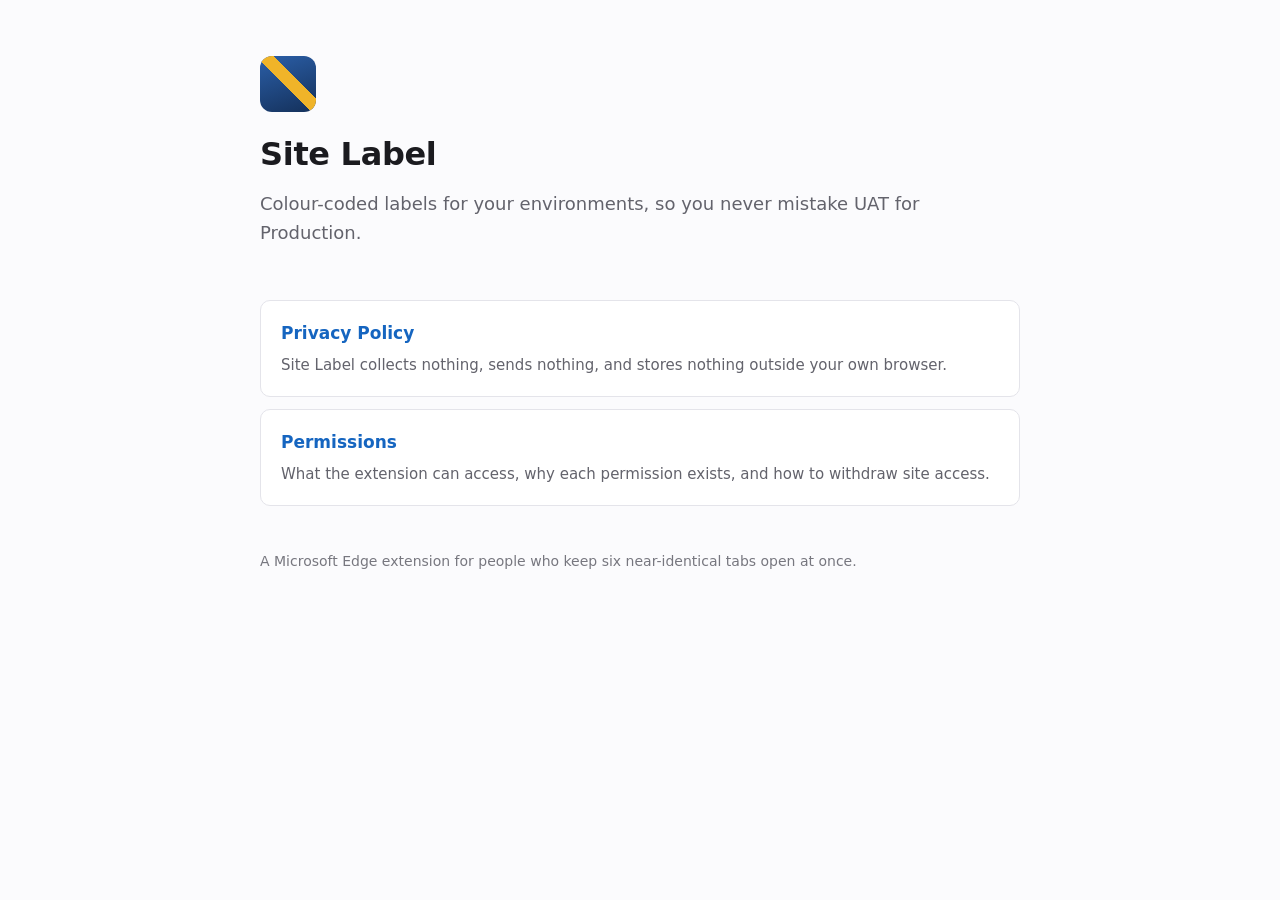
<file: docs/index.html>
<!DOCTYPE html>
<html lang="en">
<head>
<meta charset="utf-8">
<meta name="viewport" content="width=device-width, initial-scale=1">
<title>Site Label</title>
<style>
  :root { color-scheme: light dark; }
  body { margin:0; padding:0 20px 80px; background:#fbfbfd; color:#1b1b1f;
         font:16px/1.65 "Segoe UI", system-ui, -apple-system, sans-serif; }
  .wrap { max-width: 760px; margin: 0 auto; }
  header { padding: 56px 0 10px; }
  .logo { width:56px; height:56px; border-radius:12px; display:block; margin-bottom:16px;
          background: linear-gradient(160deg,#2b5fa8,#14305a); position:relative; overflow:hidden; }
  .logo::after { content:''; position:absolute; inset:0;
    background: linear-gradient(45deg, transparent 46%, #f0b429 46% 62%, transparent 62%); }
  h1 { font-size:32px; margin:0 0 8px; letter-spacing:-.01em; }
  .sub { color:#63636c; margin:0 0 30px; font-size:18px; }
  .card { border:1px solid #e4e4ea; border-radius:10px; padding:18px 20px; margin:12px 0;
          background:#fff; }
  .card h2 { margin:0 0 6px; font-size:17px; }
  .card p { margin:0; color:#63636c; font-size:15px; }
  a { color:#1565c0; text-decoration:none; }
  a:hover { text-decoration:underline; }
  footer { margin-top:44px; color:#77777f; font-size:14px; }
  @media (prefers-color-scheme: dark) {
    body { background:#161619; color:#ececf1; }
    .card { background:#1e1e23; border-color:#33333a; }
    .sub, .card p, footer { color:#a0a0a8; }
    a { color:#6aa9f5; }
  }
</style>
</head>
<body>
<div class="wrap">
  <header>
    <span class="logo"></span>
    <h1>Site Label</h1>
    <p class="sub">Colour-coded labels for your environments, so you never mistake UAT for Production.</p>
  </header>

  <a class="card" href="privacy.html" style="display:block">
    <h2>Privacy Policy</h2>
    <p>Site Label collects nothing, sends nothing, and stores nothing outside your own browser.</p>
  </a>

  <a class="card" href="permissions.html" style="display:block">
    <h2>Permissions</h2>
    <p>What the extension can access, why each permission exists, and how to withdraw site access.</p>
  </a>

  <footer>A Microsoft Edge extension for people who keep six near-identical tabs open at once.</footer>
</div>
</body>
</html>
</file>
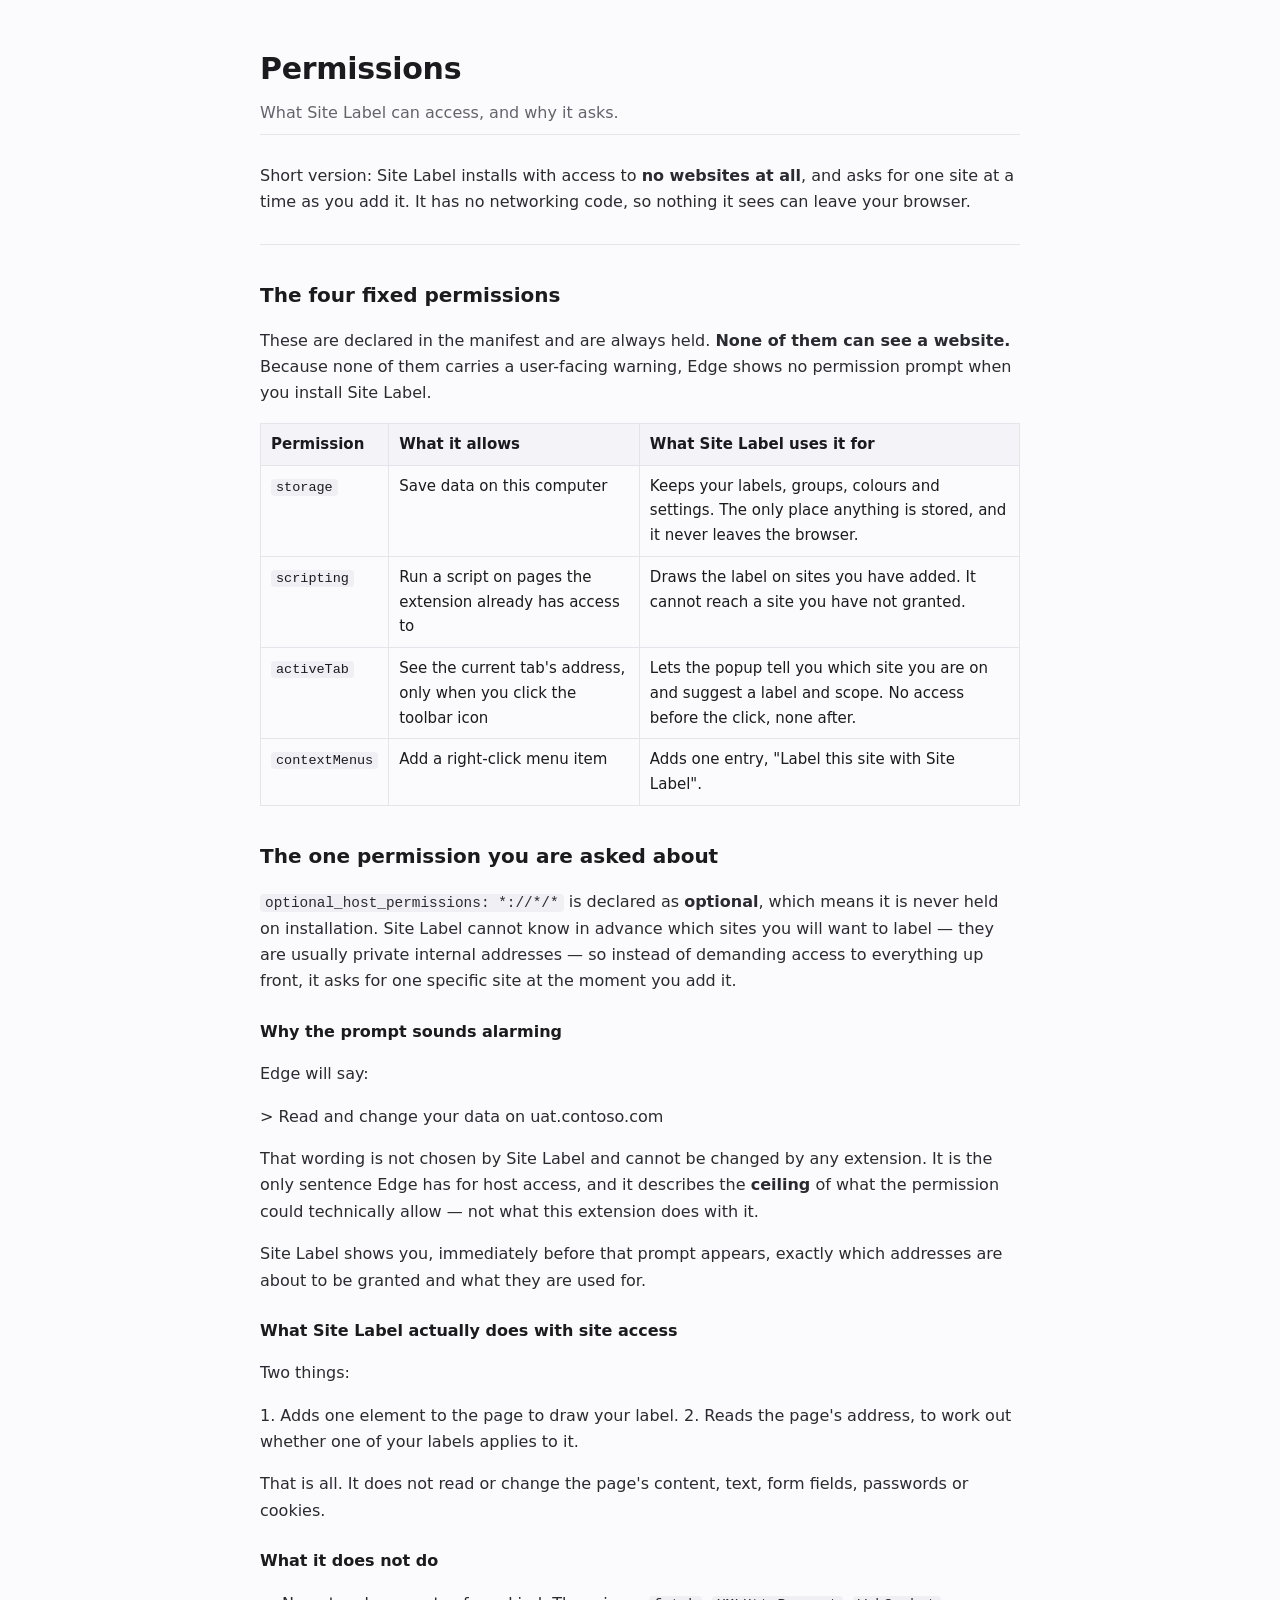
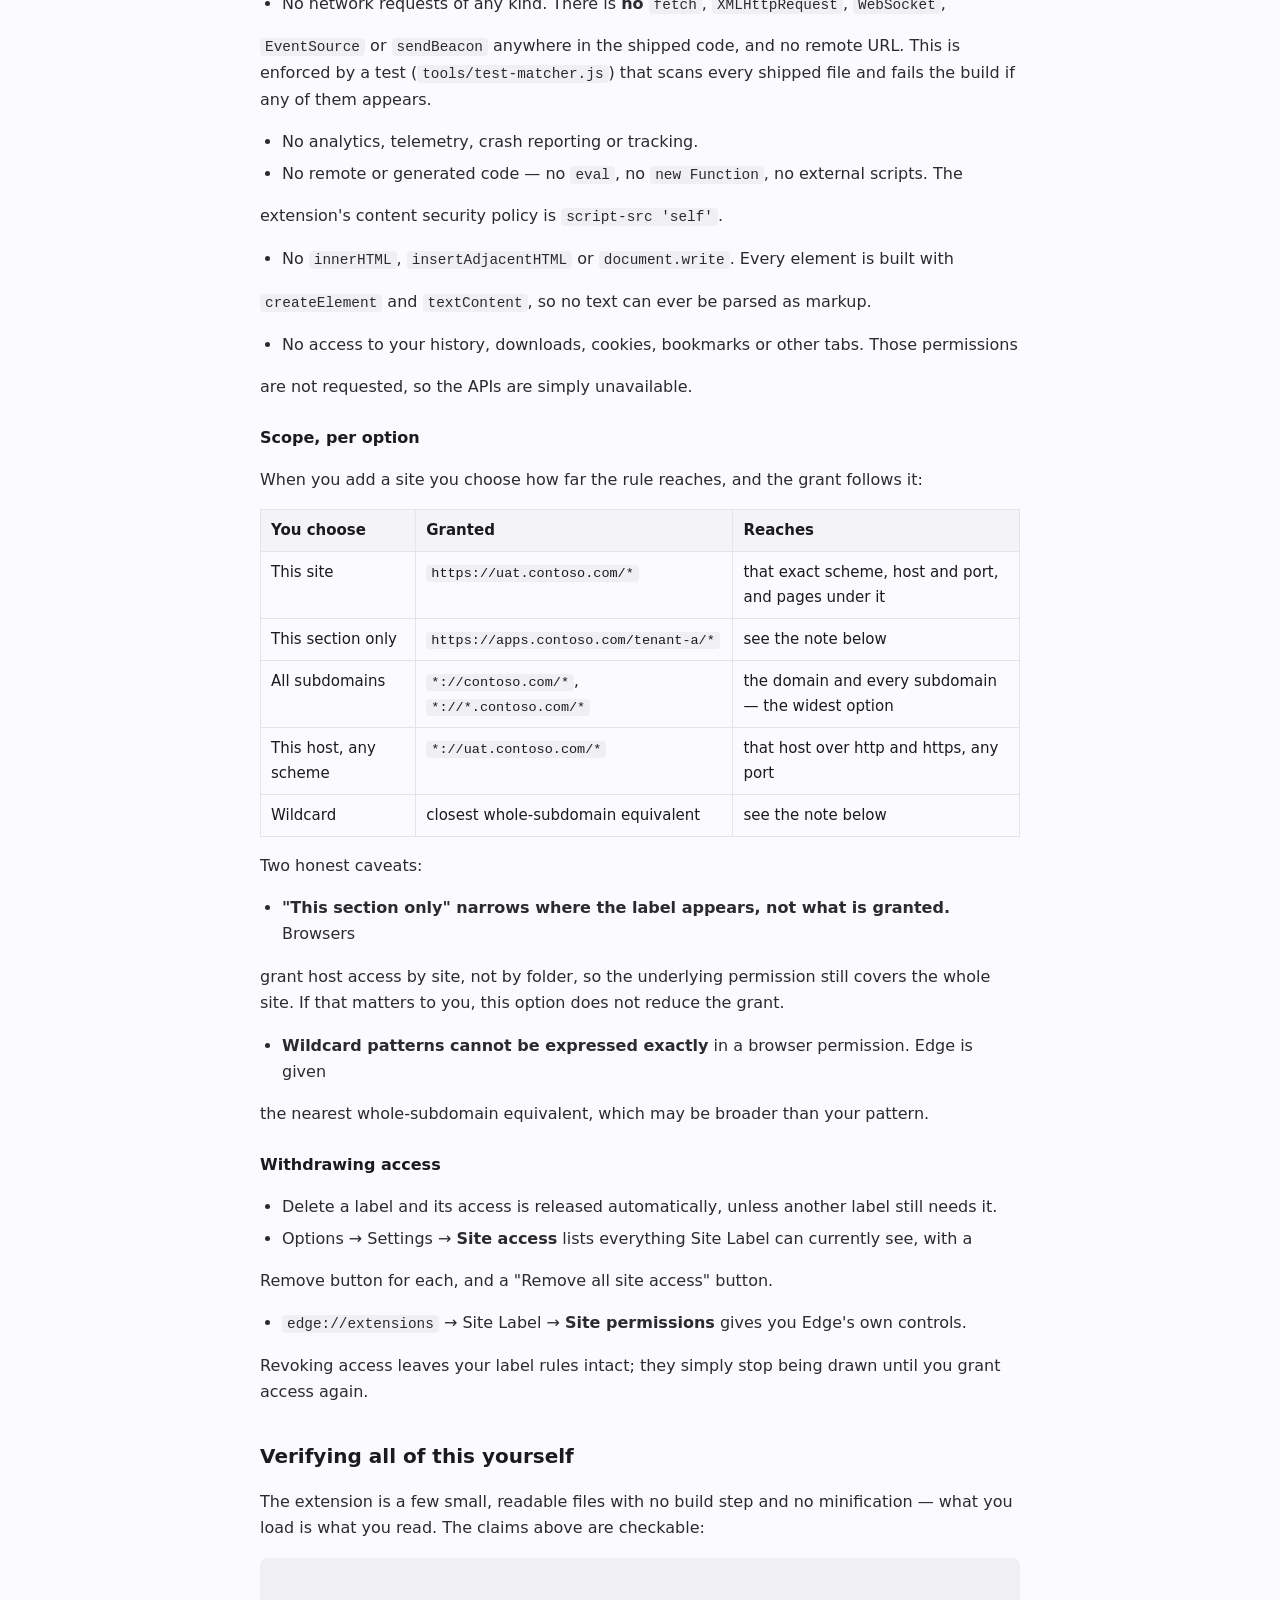
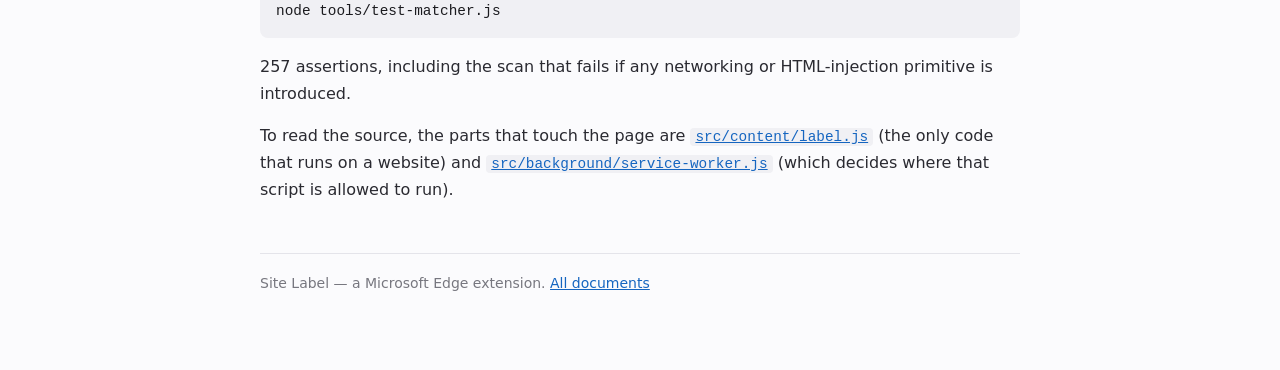
<file: docs/permissions.html>
<!DOCTYPE html>
<html lang="en">
<head>
<meta charset="utf-8">
<meta name="viewport" content="width=device-width, initial-scale=1">
<title>Permissions &mdash; Site Label</title>
<style>
  :root { color-scheme: light dark; }
  body { margin:0; padding:0 20px 80px; background:#fbfbfd; color:#1b1b1f;
         font:16px/1.65 "Segoe UI", system-ui, -apple-system, sans-serif; }
  .wrap { max-width: 760px; margin: 0 auto; }
  header { padding: 44px 0 8px; border-bottom: 1px solid #e4e4ea; margin-bottom: 28px; }
  h1 { font-size: 30px; margin: 0 0 6px; letter-spacing: -.01em; }
  .sub { color:#63636c; margin:0; }
  h2 { font-size:20px; margin:34px 0 10px; }
  h3 { font-size:16px; margin:24px 0 8px; }
  p, li { color:#2a2a31; }
  ul { padding-left: 22px; }
  li { margin: 5px 0; }
  code { background:#f0f0f4; padding:1px 5px; border-radius:4px; font-size:.9em;
         font-family: Consolas, "Cascadia Mono", monospace; }
  pre { background:#f0f0f4; padding:14px 16px; border-radius:8px; overflow-x:auto; }
  pre code { background:none; padding:0; }
  table { border-collapse: collapse; width:100%; margin: 14px 0; font-size:15px; }
  th, td { border:1px solid #e4e4ea; padding:8px 10px; text-align:left; vertical-align:top; }
  th { background:#f4f4f8; }
  hr { border:0; border-top:1px solid #e4e4ea; margin:28px 0; }
  a { color:#1565c0; }
  footer { margin-top:50px; padding-top:18px; border-top:1px solid #e4e4ea;
           color:#77777f; font-size:14px; }
  @media (prefers-color-scheme: dark) {
    body { background:#161619; color:#ececf1; }
    header, hr, th, td, footer { border-color:#33333a; }
    .sub, footer { color:#a0a0a8; }
    p, li { color:#dcdce2; }
    code, pre, th { background:#232329; }
    a { color:#6aa9f5; }
  }
</style>
</head>
<body>
<div class="wrap">
<header>
  <h1>Permissions</h1>
  <p class="sub">What Site Label can access, and why it asks.</p>
</header>
<p>Short version: Site Label installs with access to <strong>no websites at all</strong>, and asks for one site at a time as you add it. It has no networking code, so nothing it sees can leave your browser.</p>
<hr>
<h2>The four fixed permissions</h2>
<p>These are declared in the manifest and are always held. <strong>None of them can see a website.</strong> Because none of them carries a user-facing warning, Edge shows no permission prompt when you install Site Label.</p>
<table><thead><tr><th>Permission</th><th>What it allows</th><th>What Site Label uses it for</th></tr></thead><tbody>
<tr><td><code>storage</code></td><td>Save data on this computer</td><td>Keeps your labels, groups, colours and settings. The only place anything is stored, and it never leaves the browser.</td></tr>
<tr><td><code>scripting</code></td><td>Run a script on pages the extension already has access to</td><td>Draws the label on sites you have added. It cannot reach a site you have not granted.</td></tr>
<tr><td><code>activeTab</code></td><td>See the current tab&#x27;s address, only when you click the toolbar icon</td><td>Lets the popup tell you which site you are on and suggest a label and scope. No access before the click, none after.</td></tr>
<tr><td><code>contextMenus</code></td><td>Add a right-click menu item</td><td>Adds one entry, &quot;Label this site with Site Label&quot;.</td></tr>
</tbody></table>
<h2>The one permission you are asked about</h2>
<p><code>optional_host_permissions: *://*/*</code> is declared as <strong>optional</strong>, which means it is never held on installation. Site Label cannot know in advance which sites you will want to label — they are usually private internal addresses — so instead of demanding access to everything up front, it asks for one specific site at the moment you add it.</p>
<h3>Why the prompt sounds alarming</h3>
<p>Edge will say:</p>
<p>&gt; Read and change your data on uat.contoso.com</p>
<p>That wording is not chosen by Site Label and cannot be changed by any extension. It is the only sentence Edge has for host access, and it describes the <strong>ceiling</strong> of what the permission could technically allow — not what this extension does with it.</p>
<p>Site Label shows you, immediately before that prompt appears, exactly which addresses are about to be granted and what they are used for.</p>
<h3>What Site Label actually does with site access</h3>
<p>Two things:</p>
<p>1. Adds one element to the page to draw your label. 2. Reads the page&#x27;s address, to work out whether one of your labels applies to it.</p>
<p>That is all. It does not read or change the page&#x27;s content, text, form fields, passwords or cookies.</p>
<h3>What it does not do</h3>
<ul>
<li>No network requests of any kind. There is <strong>no</strong> <code>fetch</code>, <code>XMLHttpRequest</code>, <code>WebSocket</code>,</li>
</ul>
<p><code>EventSource</code> or <code>sendBeacon</code> anywhere in the shipped code, and no remote URL. This is enforced by a test (<code>tools/test-matcher.js</code>) that scans every shipped file and fails the build if any of them appears.</p>
<ul>
<li>No analytics, telemetry, crash reporting or tracking.</li>
<li>No remote or generated code — no <code>eval</code>, no <code>new Function</code>, no external scripts. The</li>
</ul>
<p>extension&#x27;s content security policy is <code>script-src &#x27;self&#x27;</code>.</p>
<ul>
<li>No <code>innerHTML</code>, <code>insertAdjacentHTML</code> or <code>document.write</code>. Every element is built with</li>
</ul>
<p><code>createElement</code> and <code>textContent</code>, so no text can ever be parsed as markup.</p>
<ul>
<li>No access to your history, downloads, cookies, bookmarks or other tabs. Those permissions</li>
</ul>
<p>are not requested, so the APIs are simply unavailable.</p>
<h3>Scope, per option</h3>
<p>When you add a site you choose how far the rule reaches, and the grant follows it:</p>
<table><thead><tr><th>You choose</th><th>Granted</th><th>Reaches</th></tr></thead><tbody>
<tr><td>This site</td><td><code>https://uat.contoso.com/*</code></td><td>that exact scheme, host and port, and pages under it</td></tr>
<tr><td>This section only</td><td><code>https://apps.contoso.com/tenant-a/*</code></td><td>see the note below</td></tr>
<tr><td>All subdomains</td><td><code>*://contoso.com/*</code>, <code>*://*.contoso.com/*</code></td><td>the domain and every subdomain — the widest option</td></tr>
<tr><td>This host, any scheme</td><td><code>*://uat.contoso.com/*</code></td><td>that host over http and https, any port</td></tr>
<tr><td>Wildcard</td><td>closest whole-subdomain equivalent</td><td>see the note below</td></tr>
</tbody></table>
<p>Two honest caveats:</p>
<ul>
<li><strong>&quot;This section only&quot; narrows where the label appears, not what is granted.</strong> Browsers</li>
</ul>
<p>grant host access by site, not by folder, so the underlying permission still covers the whole site. If that matters to you, this option does not reduce the grant.</p>
<ul>
<li><strong>Wildcard patterns cannot be expressed exactly</strong> in a browser permission. Edge is given</li>
</ul>
<p>the nearest whole-subdomain equivalent, which may be broader than your pattern.</p>
<h3>Withdrawing access</h3>
<ul>
<li>Delete a label and its access is released automatically, unless another label still needs it.</li>
<li>Options → Settings → <strong>Site access</strong> lists everything Site Label can currently see, with a</li>
</ul>
<p>Remove button for each, and a &quot;Remove all site access&quot; button.</p>
<ul>
<li><code>edge://extensions</code> → Site Label → <strong>Site permissions</strong> gives you Edge&#x27;s own controls.</li>
</ul>
<p>Revoking access leaves your label rules intact; they simply stop being drawn until you grant access again.</p>
<h2>Verifying all of this yourself</h2>
<p>The extension is a few small, readable files with no build step and no minification — what you load is what you read. The claims above are checkable:</p>
<pre><code>
node tools/test-matcher.js
</code></pre>
<p>257 assertions, including the scan that fails if any networking or HTML-injection primitive is introduced.</p>
<p>To read the source, the parts that touch the page are <a href="src/content/label.js"><code>src/content/label.js</code></a> (the only code that runs on a website) and <a href="src/background/service-worker.js"><code>src/background/service-worker.js</code></a> (which decides where that script is allowed to run).</p>
<footer>Site Label &mdash; a Microsoft Edge extension. <a href="./">All documents</a></footer>
</div>
</body>
</html>
</file>
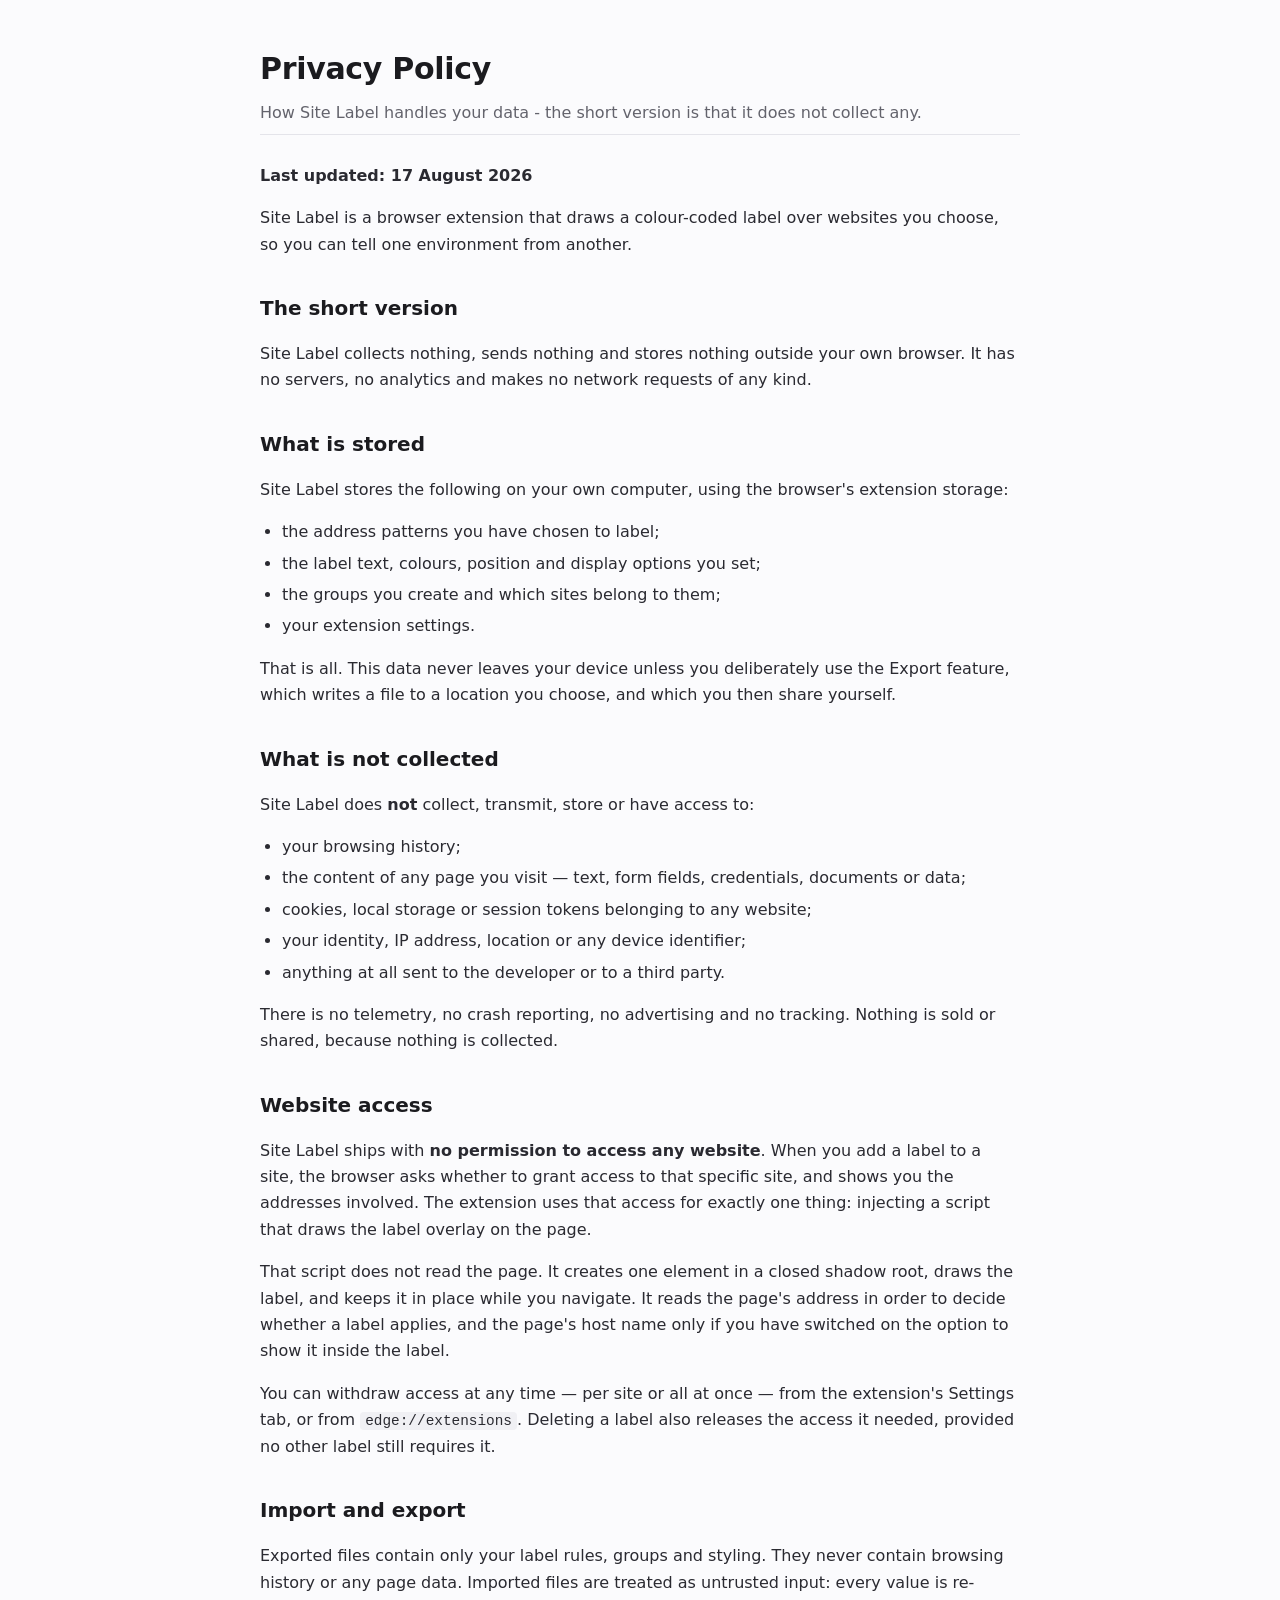
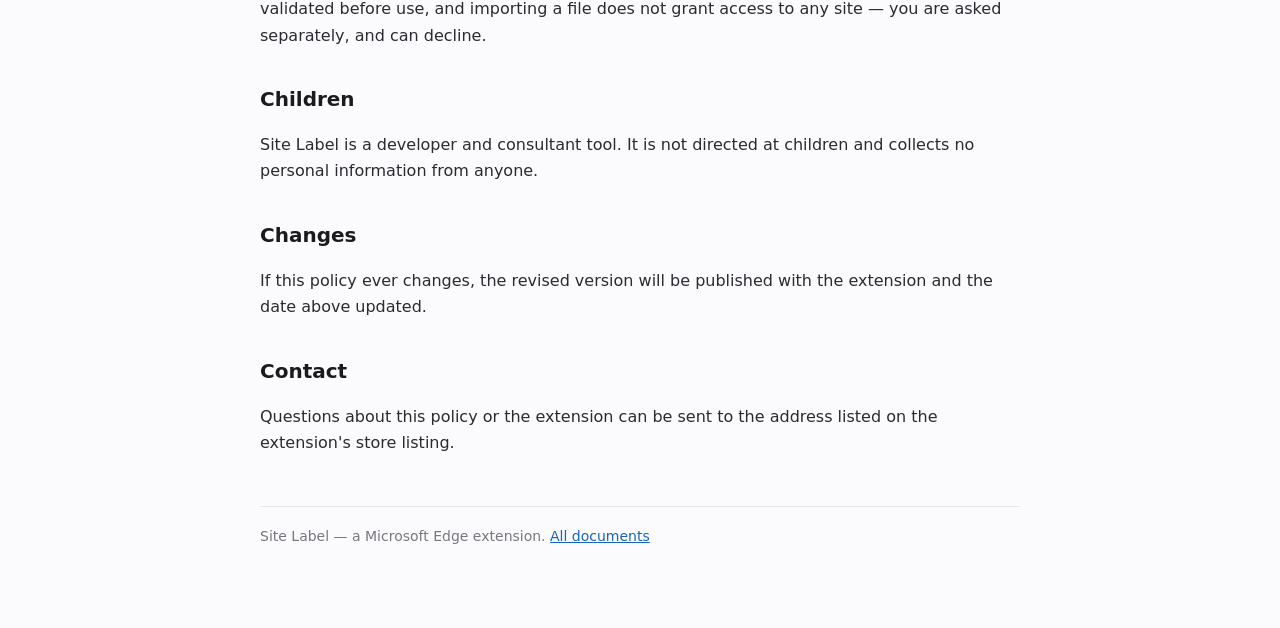
<file: docs/privacy.html>
<!DOCTYPE html>
<html lang="en">
<head>
<meta charset="utf-8">
<meta name="viewport" content="width=device-width, initial-scale=1">
<title>Privacy Policy &mdash; Site Label</title>
<style>
  :root { color-scheme: light dark; }
  body { margin:0; padding:0 20px 80px; background:#fbfbfd; color:#1b1b1f;
         font:16px/1.65 "Segoe UI", system-ui, -apple-system, sans-serif; }
  .wrap { max-width: 760px; margin: 0 auto; }
  header { padding: 44px 0 8px; border-bottom: 1px solid #e4e4ea; margin-bottom: 28px; }
  h1 { font-size: 30px; margin: 0 0 6px; letter-spacing: -.01em; }
  .sub { color:#63636c; margin:0; }
  h2 { font-size:20px; margin:34px 0 10px; }
  h3 { font-size:16px; margin:24px 0 8px; }
  p, li { color:#2a2a31; }
  ul { padding-left: 22px; }
  li { margin: 5px 0; }
  code { background:#f0f0f4; padding:1px 5px; border-radius:4px; font-size:.9em;
         font-family: Consolas, "Cascadia Mono", monospace; }
  pre { background:#f0f0f4; padding:14px 16px; border-radius:8px; overflow-x:auto; }
  pre code { background:none; padding:0; }
  table { border-collapse: collapse; width:100%; margin: 14px 0; font-size:15px; }
  th, td { border:1px solid #e4e4ea; padding:8px 10px; text-align:left; vertical-align:top; }
  th { background:#f4f4f8; }
  hr { border:0; border-top:1px solid #e4e4ea; margin:28px 0; }
  a { color:#1565c0; }
  footer { margin-top:50px; padding-top:18px; border-top:1px solid #e4e4ea;
           color:#77777f; font-size:14px; }
  @media (prefers-color-scheme: dark) {
    body { background:#161619; color:#ececf1; }
    header, hr, th, td, footer { border-color:#33333a; }
    .sub, footer { color:#a0a0a8; }
    p, li { color:#dcdce2; }
    code, pre, th { background:#232329; }
    a { color:#6aa9f5; }
  }
</style>
</head>
<body>
<div class="wrap">
<header>
  <h1>Privacy Policy</h1>
  <p class="sub">How Site Label handles your data - the short version is that it does not collect any.</p>
</header>
<p><strong>Last updated: 17 August 2026</strong></p>
<p>Site Label is a browser extension that draws a colour-coded label over websites you choose, so you can tell one environment from another.</p>
<h2>The short version</h2>
<p>Site Label collects nothing, sends nothing and stores nothing outside your own browser. It has no servers, no analytics and makes no network requests of any kind.</p>
<h2>What is stored</h2>
<p>Site Label stores the following on your own computer, using the browser&#x27;s extension storage:</p>
<ul>
<li>the address patterns you have chosen to label;</li>
<li>the label text, colours, position and display options you set;</li>
<li>the groups you create and which sites belong to them;</li>
<li>your extension settings.</li>
</ul>
<p>That is all. This data never leaves your device unless you deliberately use the Export feature, which writes a file to a location you choose, and which you then share yourself.</p>
<h2>What is not collected</h2>
<p>Site Label does <strong>not</strong> collect, transmit, store or have access to:</p>
<ul>
<li>your browsing history;</li>
<li>the content of any page you visit — text, form fields, credentials, documents or data;</li>
<li>cookies, local storage or session tokens belonging to any website;</li>
<li>your identity, IP address, location or any device identifier;</li>
<li>anything at all sent to the developer or to a third party.</li>
</ul>
<p>There is no telemetry, no crash reporting, no advertising and no tracking. Nothing is sold or shared, because nothing is collected.</p>
<h2>Website access</h2>
<p>Site Label ships with <strong>no permission to access any website</strong>. When you add a label to a site, the browser asks whether to grant access to that specific site, and shows you the addresses involved. The extension uses that access for exactly one thing: injecting a script that draws the label overlay on the page.</p>
<p>That script does not read the page. It creates one element in a closed shadow root, draws the label, and keeps it in place while you navigate. It reads the page&#x27;s address in order to decide whether a label applies, and the page&#x27;s host name only if you have switched on the option to show it inside the label.</p>
<p>You can withdraw access at any time — per site or all at once — from the extension&#x27;s Settings tab, or from <code>edge://extensions</code>. Deleting a label also releases the access it needed, provided no other label still requires it.</p>
<h2>Import and export</h2>
<p>Exported files contain only your label rules, groups and styling. They never contain browsing history or any page data. Imported files are treated as untrusted input: every value is re-validated before use, and importing a file does not grant access to any site — you are asked separately, and can decline.</p>
<h2>Children</h2>
<p>Site Label is a developer and consultant tool. It is not directed at children and collects no personal information from anyone.</p>
<h2>Changes</h2>
<p>If this policy ever changes, the revised version will be published with the extension and the date above updated.</p>
<h2>Contact</h2>
<p>Questions about this policy or the extension can be sent to the address listed on the extension&#x27;s store listing.</p>
<footer>Site Label &mdash; a Microsoft Edge extension. <a href="./">All documents</a></footer>
</div>
</body>
</html>
</file>
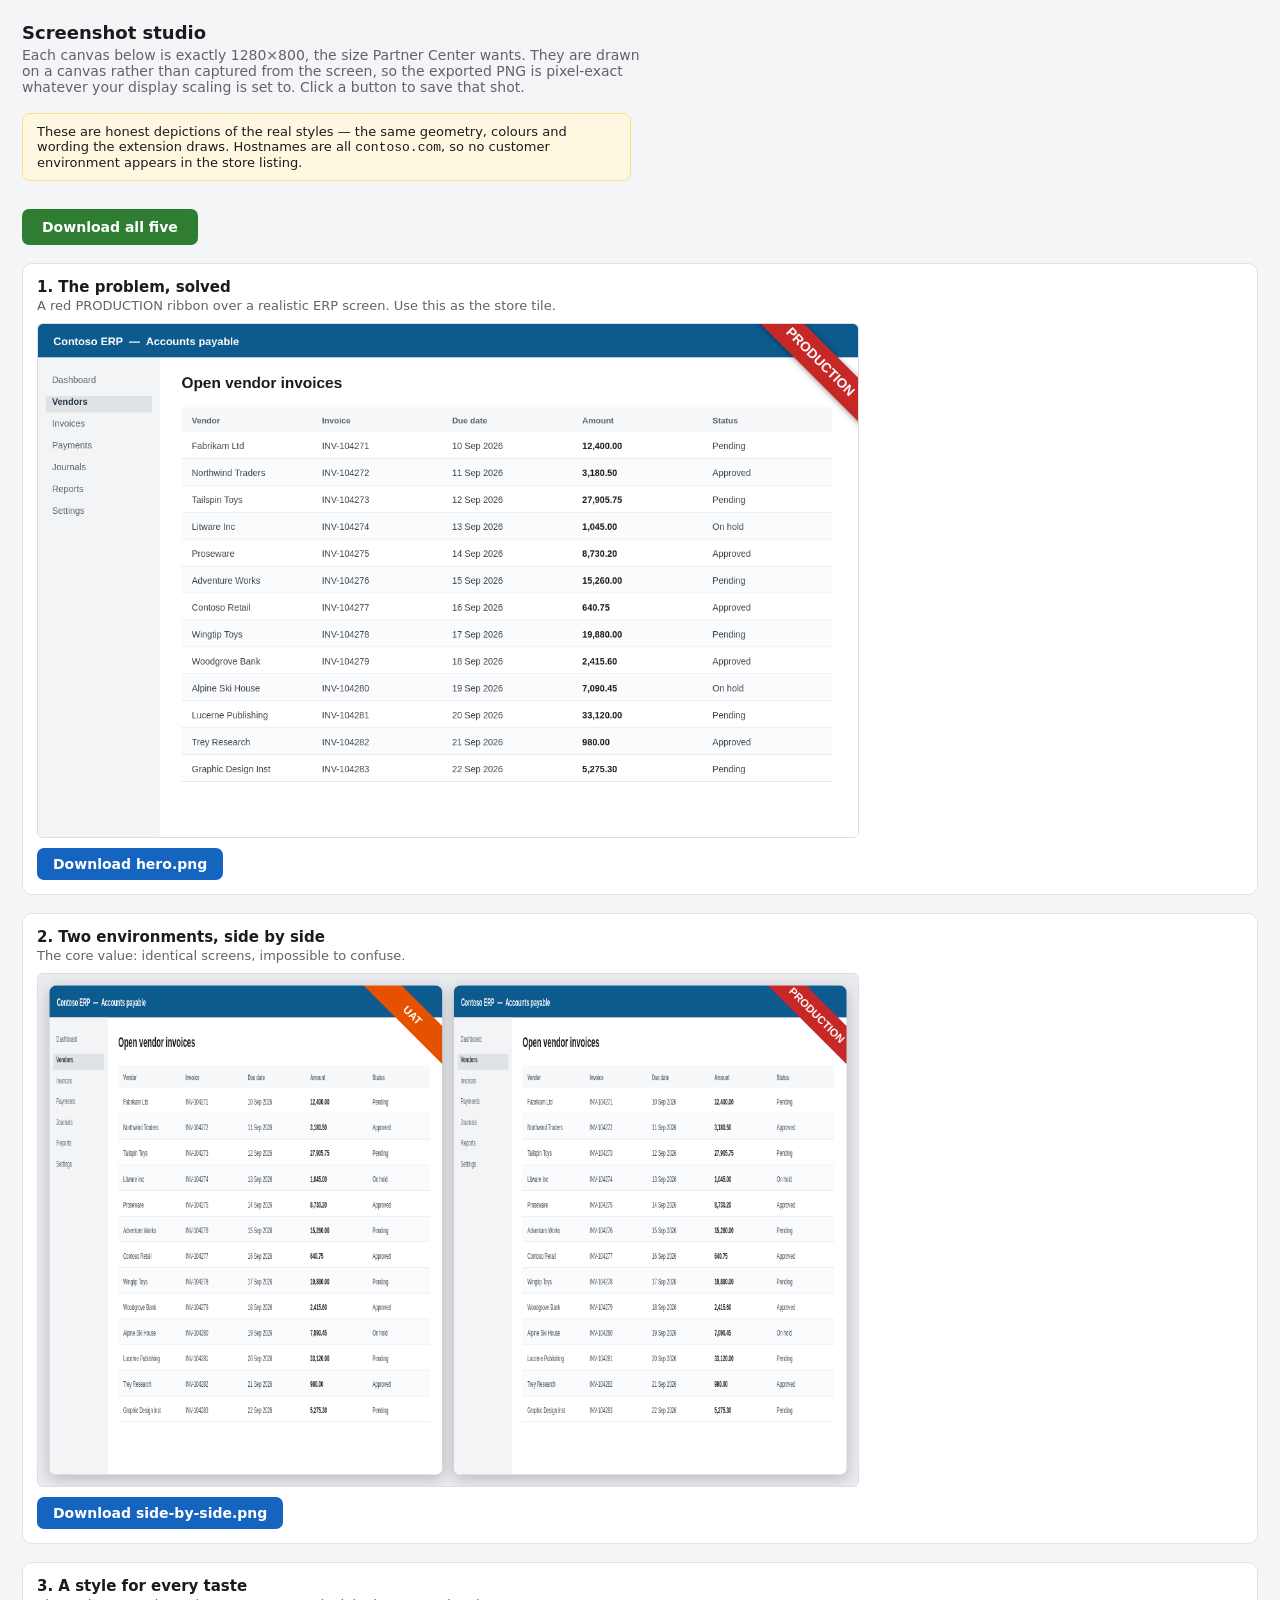
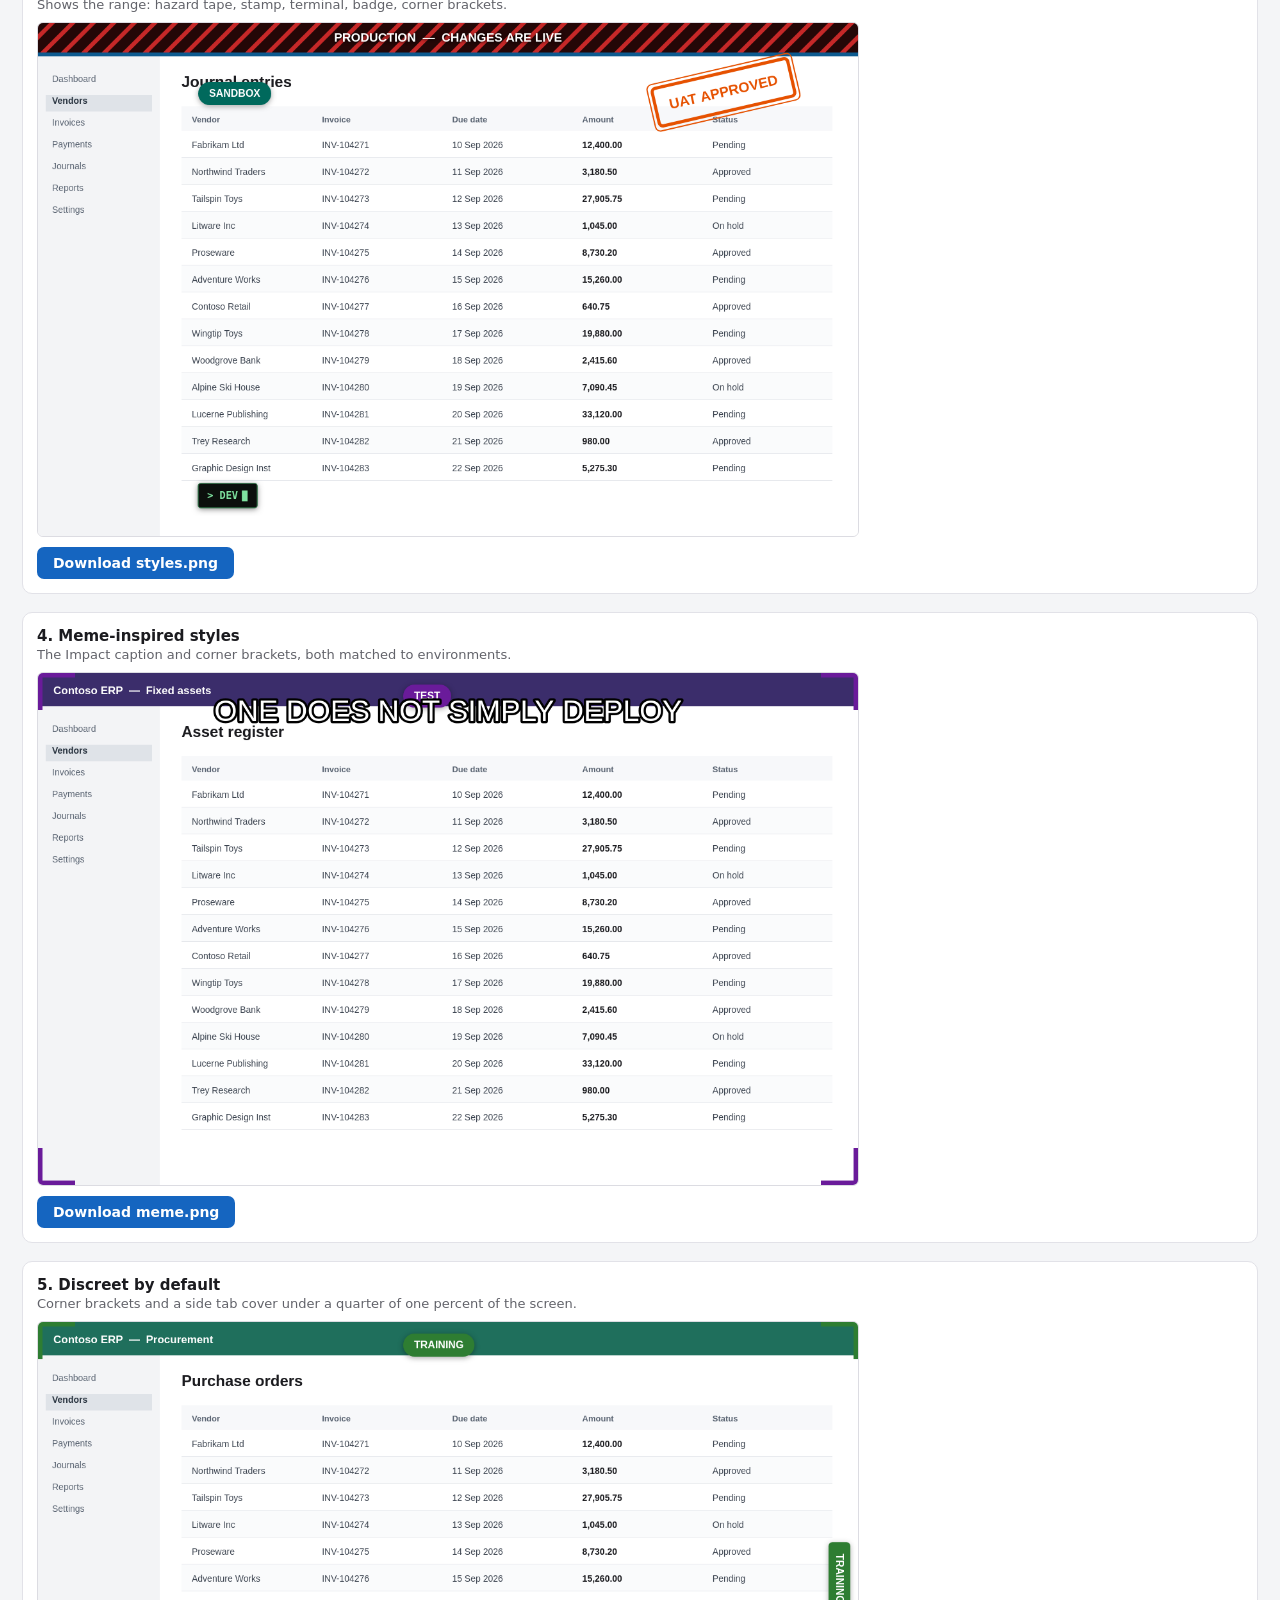
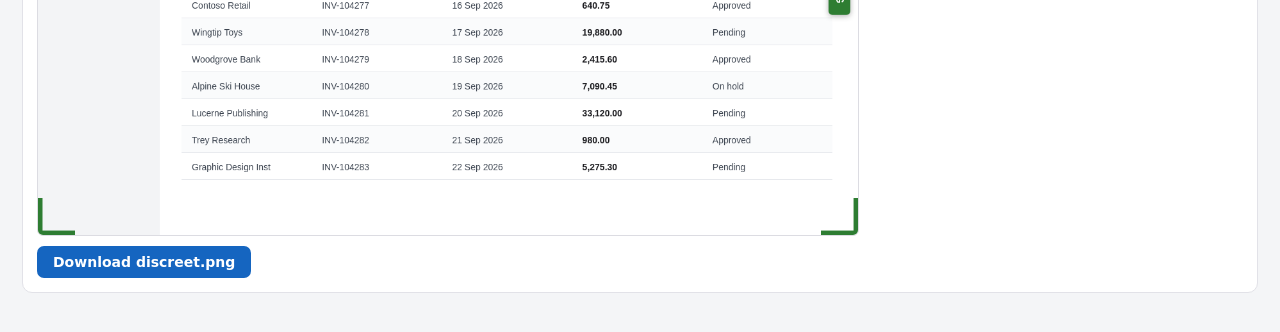
<file: store/screenshot-studio.html>
<!DOCTYPE html>
<html lang="en">
<head>
<meta charset="utf-8">
<title>Site Label - screenshot studio</title>
<style>
  body { margin:0; padding:22px; background:#f4f5f7; color:#1b1b1f;
         font:14px "Segoe UI", system-ui, sans-serif; }
  h1 { font-size:18px; margin:0 0 4px; }
  p.lead { color:#62636a; margin:0 0 18px; max-width:70ch; }
  .shot { background:#fff; border:1px solid #e2e2e8; border-radius:10px;
          padding:14px; margin-bottom:18px; }
  .shot h2 { font-size:15px; margin:0 0 2px; }
  .shot p { color:#62636a; margin:0 0 10px; font-size:13px; }
  canvas { width:100%; max-width:820px; height:auto; border:1px solid #dcdce2;
           border-radius:6px; display:block; }
  button { margin-top:10px; padding:8px 16px; font:inherit; font-weight:600; cursor:pointer;
           background:#1565c0; color:#fff; border:none; border-radius:7px; }
  button.all { background:#2e7d32; margin-bottom:18px; padding:10px 20px; }
  .note { background:#fff8e1; border:1px solid #ffe08a; border-radius:8px;
          padding:10px 14px; margin-bottom:18px; font-size:13px; max-width:70ch; }
</style>
</head>
<body>
<h1>Screenshot studio</h1>
<p class="lead">
  Each canvas below is exactly 1280&times;800, the size Partner Center wants. They are drawn
  on a canvas rather than captured from the screen, so the exported PNG is pixel-exact
  whatever your display scaling is set to. Click a button to save that shot.
</p>
<div class="note">
  These are honest depictions of the real styles &mdash; the same geometry, colours and
  wording the extension draws. Hostnames are all <code>contoso.com</code>, so no customer
  environment appears in the store listing.
</div>

<button class="all" onclick="saveAll()">Download all five</button>
<div id="shots"></div>

<script>
const W = 1280, H = 800;

/* ---------- small drawing helpers ---------- */
function rr(c, x, y, w, h, r) {
  c.beginPath();
  c.moveTo(x + r, y);
  c.arcTo(x + w, y, x + w, y + h, r);
  c.arcTo(x + w, y + h, x, y + h, r);
  c.arcTo(x, y + h, x, y, r);
  c.arcTo(x, y, x + w, y, r);
  c.closePath();
}
function shadow(c, blur, y, a) {
  c.shadowColor = 'rgba(0,0,0,' + a + ')';
  c.shadowBlur = blur; c.shadowOffsetY = y;
}
function noShadow(c) { c.shadowColor = 'transparent'; c.shadowBlur = 0; c.shadowOffsetY = 0; }

/* A believable ERP screen to sit the label on. */
function drawApp(c, opts) {
  opts = opts || {};
  const x = opts.x || 0, y = opts.y || 0, w = opts.w || W, h = opts.h || H;
  c.save();
  c.beginPath(); c.rect(x, y, w, h); c.clip();

  c.fillStyle = '#ffffff'; c.fillRect(x, y, w, h);

  // top command bar
  c.fillStyle = opts.brand || '#0d5a8f';
  c.fillRect(x, y, w, 52);
  c.fillStyle = '#ffffff';
  c.font = '600 17px "Segoe UI", sans-serif';
  c.fillText(opts.title || 'Contoso ERP  —  Accounts payable', x + 24, y + 33);

  // left nav
  c.fillStyle = '#f3f4f6'; c.fillRect(x, y + 52, 190, h - 52);
  c.fillStyle = '#5a6472'; c.font = '14px "Segoe UI", sans-serif';
  ['Dashboard','Vendors','Invoices','Payments','Journals','Reports','Settings']
    .forEach(function (t, i) { c.fillText(t, x + 22, y + 92 + i * 34); });
  c.fillStyle = '#dfe3e8'; c.fillRect(x + 12, y + 78 + 34, 166, 26);
  c.fillStyle = '#26313d'; c.font = '600 14px "Segoe UI", sans-serif';
  c.fillText('Vendors', x + 22, y + 92 + 34);

  // content heading
  c.fillStyle = '#1b1b1f'; c.font = '600 24px "Segoe UI", sans-serif';
  c.fillText(opts.heading || 'Open vendor invoices', x + 224, y + 100);

  // table
  const tx = x + 224, ty = y + 130, tw = w - 224 - 40;
  c.fillStyle = '#f7f8fa'; c.fillRect(tx, ty, tw, 38);
  c.fillStyle = '#5a6472'; c.font = '600 13px "Segoe UI", sans-serif';
  ['Vendor','Invoice','Due date','Amount','Status'].forEach(function (t, i) {
    c.fillText(t, tx + 16 + i * (tw / 5), ty + 25);
  });
  // Enough rows to fill an 800px screen, so the shot looks like real work.
  const names = ['Fabrikam Ltd','Northwind Traders','Tailspin Toys','Litware Inc','Proseware',
                 'Adventure Works','Contoso Retail','Wingtip Toys','Woodgrove Bank',
                 'Alpine Ski House','Lucerne Publishing','Trey Research','Graphic Design Inst'];
  const amounts = ['12,400.00','3,180.50','27,905.75','1,045.00','8,730.20','15,260.00',
                   '640.75','19,880.00','2,415.60','7,090.45','33,120.00','980.00','5,275.30'];
  const states = ['Pending','Approved','Pending','On hold','Approved','Pending','Approved',
                  'Pending','Approved','On hold','Pending','Approved','Pending'];
  const rows = names.map(function (n, i) {
    return [n, 'INV-1042' + (71 + i), (10 + i) + ' Sep 2026', amounts[i], states[i]];
  });
  rows.forEach(function (row, r) {
    const ry = ty + 38 + r * 42;
    if (r % 2) { c.fillStyle = '#fafbfc'; c.fillRect(tx, ry, tw, 42); }
    c.fillStyle = '#e6e8ec'; c.fillRect(tx, ry + 41, tw, 1);
    row.forEach(function (cell, i) {
      
      c.fillStyle = i === 3 ? '#1b1b1f' : '#3c4450';
      c.font = (i === 3 ? '600 14px' : '14px') + ' "Segoe UI", sans-serif';
      c.fillText(cell, tx + 16 + i * (tw / 5), ry + 27);
    });
  });
  c.restore();
}

/* ---------- the label styles, drawn as the extension draws them ---------- */

function drawRibbon(c, corner, text, bg, fg, box) {
  box = box || 190;
  const band = box * 1.46, off = box * 0.19, padY = 13;
  const left = corner.indexOf('l') !== -1, top = corner.indexOf('t') !== -1;
  const bx = left ? 0 : W - box, by = top ? 0 : H - box;
  c.save();
  c.beginPath(); c.rect(bx, by, box, box); c.clip();
  c.translate(bx + box / 2 + (left ? -off : off), by + box / 2 + (top ? -off : off));
  c.rotate(((left && top) || (!left && !top) ? -45 : 45) * Math.PI / 180);
  shadow(c, 10, 2, .4);
  c.fillStyle = bg;
  c.fillRect(-band / 2, -(padY + 11), band, (padY + 11) * 2);
  noShadow(c);
  c.fillStyle = fg;
  c.font = '700 21px "Segoe UI", sans-serif';
  c.textAlign = 'center'; c.textBaseline = 'middle';
  c.fillText(text, 0, 1);
  c.restore();
}

function drawHazard(c, text, bg) {
  const h = 46;
  c.save();
  c.fillStyle = bg; c.fillRect(0, 0, W, h);
  c.beginPath(); c.rect(0, 0, W, h); c.clip();
  c.strokeStyle = 'rgba(0,0,0,.82)'; c.lineWidth = 16;
  for (let i = -h; i < W + h; i += 32) {
    c.beginPath(); c.moveTo(i, h + 6); c.lineTo(i + h + 12, -6); c.stroke();
  }
  c.restore();
  c.save();
  c.fillStyle = '#fff'; c.font = '700 19px "Segoe UI", sans-serif';
  c.textAlign = 'center'; c.textBaseline = 'middle';
  shadow(c, 4, 1, .95);
  c.fillText(text, W / 2, h / 2 + 1);
  c.restore();
}

function drawStamp(c, text, colour) {
  c.save();
  c.translate(W - 210, 108); c.rotate(-13 * Math.PI / 180);
  c.font = '800 22px "Segoe UI", sans-serif';
  const tw = c.measureText(text).width, pad = 22;
  c.strokeStyle = colour; c.lineWidth = 5;
  rr(c, -tw / 2 - pad, -30, tw + pad * 2, 60, 6); c.stroke();
  c.lineWidth = 2;
  rr(c, -tw / 2 - pad - 7, -37, tw + pad * 2 + 14, 74, 8); c.stroke();
  c.fillStyle = colour; c.textAlign = 'center'; c.textBaseline = 'middle';
  c.fillText(text, 0, 1);
  c.restore();
}

function drawTerminal(c, text, x, y) {
  c.save();
  c.font = '600 16px Consolas, "Cascadia Mono", monospace';
  const label = '> ' + text, tw = c.measureText(label).width;
  shadow(c, 10, 2, .5);
  c.fillStyle = '#0b0f0c'; rr(c, x, y, tw + 44, 38, 4); c.fill();
  noShadow(c);
  c.strokeStyle = '#2f6f45'; c.lineWidth = 1.5; c.stroke();
  c.fillStyle = '#7fe3a0'; c.textBaseline = 'middle';
  c.fillText(label, x + 14, y + 20);
  c.fillRect(x + 20 + tw, y + 11, 9, 17);
  c.restore();
}

function drawBadge(c, text, bg, fg, x, y) {
  c.save();
  c.font = '700 16px "Segoe UI", sans-serif';
  const tw = c.measureText(text).width;
  shadow(c, 9, 2, .35);
  c.fillStyle = bg; rr(c, x, y, tw + 34, 36, 18); c.fill();
  noShadow(c);
  c.fillStyle = fg; c.textAlign = 'center'; c.textBaseline = 'middle';
  c.fillText(text, x + (tw + 34) / 2, y + 19);
  c.restore();
}

function drawImpact(c, text) {
  c.save();
  c.font = '400 46px Impact, Haettenschweiler, "Arial Narrow Bold", sans-serif';
  c.textAlign = 'center'; c.textBaseline = 'middle';
  c.lineWidth = 7; c.strokeStyle = '#000'; c.lineJoin = 'round';
  c.strokeText(text, W / 2, 62);
  c.fillStyle = '#fff'; c.fillText(text, W / 2, 62);
  c.restore();
}

function drawCorners(c, colour, text) {
  const n = 58, t = 7;
  c.save(); c.fillStyle = colour;
  [[0,0,1,1],[W-n,0,-1,1],[0,H-n,1,-1],[W-n,H-n,-1,-1]].forEach(function (p) {
    const x = p[0], y = p[1];
    c.fillRect(x, p[3] > 0 ? y : y + n - t, n, t);
    c.fillRect(p[2] > 0 ? x : x + n - t, y, t, n);
  });
  c.restore();
  drawBadge(c, text, colour, '#fff', W / 2 - 70, 18);
}

/* ---------- the five shots ---------- */
const SHOTS = [
  {
    id: 'hero',
    title: '1. The problem, solved',
    note: 'A red PRODUCTION ribbon over a realistic ERP screen. Use this as the store tile.',
    draw: function (c) {
      drawApp(c, {});
      drawRibbon(c, 'tr', 'PRODUCTION', '#c62828', '#ffffff');
    }
  },
  {
    id: 'side-by-side',
    title: '2. Two environments, side by side',
    note: 'The core value: identical screens, impossible to confuse.',
    draw: function (c) {
      c.fillStyle = '#e9ebef'; c.fillRect(0, 0, W, H);
      const gw = (W - 54) / 2, gh = H - 36;
      [{ x: 18, bg: '#e65100', label: 'UAT' }, { x: 36 + gw, bg: '#c62828', label: 'PRODUCTION' }]
        .forEach(function (p) {
          c.save();
          shadow(c, 22, 6, .22);
          c.fillStyle = '#fff'; rr(c, p.x, 18, gw, gh, 10); c.fill();
          noShadow(c);
          c.beginPath(); rr(c, p.x, 18, gw, gh, 10); c.clip();
          c.translate(p.x, 18);
          const sub = { x: 0, y: 0, w: gw, h: gh };
          c.save(); c.beginPath(); c.rect(0, 0, gw, gh); c.clip();
          c.scale(gw / W, gh / H);
          drawApp(c, {});
          c.restore();
          // ribbon scaled into the pane
          c.save(); c.beginPath(); c.rect(0, 0, gw, gh); c.clip();
          const box = 150, band = box * 1.46, off = box * 0.19;
          c.translate(gw - box / 2 + off, box / 2 - off);
          c.rotate(45 * Math.PI / 180);
          c.fillStyle = p.bg; c.fillRect(-band / 2, -21, band, 42);
          c.fillStyle = '#fff'; c.font = '700 17px "Segoe UI", sans-serif';
          c.textAlign = 'center'; c.textBaseline = 'middle';
          c.fillText(p.label, 0, 1);
          c.restore();
          c.restore();
        });
    }
  },
  {
    id: 'styles',
    title: '3. A style for every taste',
    note: 'Shows the range: hazard tape, stamp, terminal, badge, corner brackets.',
    draw: function (c) {
      drawApp(c, { title: 'Contoso ERP  —  General ledger', heading: 'Journal entries' });
      drawHazard(c, 'PRODUCTION  —  CHANGES ARE LIVE', '#c62828');
      drawStamp(c, 'UAT APPROVED', '#e65100');
      drawTerminal(c, 'DEV', 250, H - 82);
      drawBadge(c, 'SANDBOX', '#00695c', '#ffffff', 250, 92);
    }
  },
  {
    id: 'meme',
    title: '4. Meme-inspired styles',
    note: 'The Impact caption and corner brackets, both matched to environments.',
    draw: function (c) {
      drawApp(c, { title: 'Contoso ERP  —  Fixed assets', heading: 'Asset register', brand: '#3b2d6b' });
      drawCorners(c, '#6a1b9a', 'TEST');
      drawImpact(c, 'ONE DOES NOT SIMPLY DEPLOY');
    }
  },
  {
    id: 'discreet',
    title: '5. Discreet by default',
    note: 'Corner brackets and a side tab cover under a quarter of one percent of the screen.',
    draw: function (c) {
      drawApp(c, { title: 'Contoso ERP  —  Procurement', heading: 'Purchase orders', brand: '#1f6f5c' });
      drawCorners(c, '#2e7d32', 'TRAINING');
      c.save();
      c.translate(W - 30, H / 2); c.rotate(Math.PI / 2);
      c.font = '700 16px "Segoe UI", sans-serif';
      const t = 'TRAINING', tw = c.measureText(t).width;
      shadow(c, 8, 2, .3);
      c.fillStyle = '#2e7d32'; rr(c, -tw / 2 - 18, -18, tw + 36, 34, 6); c.fill();
      noShadow(c);
      c.fillStyle = '#fff'; c.textAlign = 'center'; c.textBaseline = 'middle';
      c.fillText(t, 0, 0);
      c.restore();
    }
  }
];

/* ---------- build the page ---------- */
const host = document.getElementById('shots');
SHOTS.forEach(function (shot) {
  const wrap = document.createElement('div');
  wrap.className = 'shot';
  const h2 = document.createElement('h2'); h2.textContent = shot.title;
  const p = document.createElement('p'); p.textContent = shot.note;
  const cv = document.createElement('canvas');
  cv.width = W; cv.height = H; cv.id = 'cv-' + shot.id;
  const btn = document.createElement('button');
  btn.textContent = 'Download ' + shot.id + '.png';
  btn.onclick = function () { save(shot.id); };
  wrap.appendChild(h2); wrap.appendChild(p); wrap.appendChild(cv); wrap.appendChild(btn);
  host.appendChild(wrap);
  shot.draw(cv.getContext('2d'));
});

function save(id) {
  const cv = document.getElementById('cv-' + id);
  cv.toBlob(function (blob) {
    const a = document.createElement('a');
    a.href = URL.createObjectURL(blob);
    a.download = 'site-label-' + id + '-1280x800.png';
    document.body.appendChild(a); a.click(); a.remove();
    setTimeout(function () { URL.revokeObjectURL(a.href); }, 4000);
  }, 'image/png');
}
function saveAll() { SHOTS.forEach(function (s, i) { setTimeout(function () { save(s.id); }, i * 500); }); }
</script>
</body>
</html>
</file>
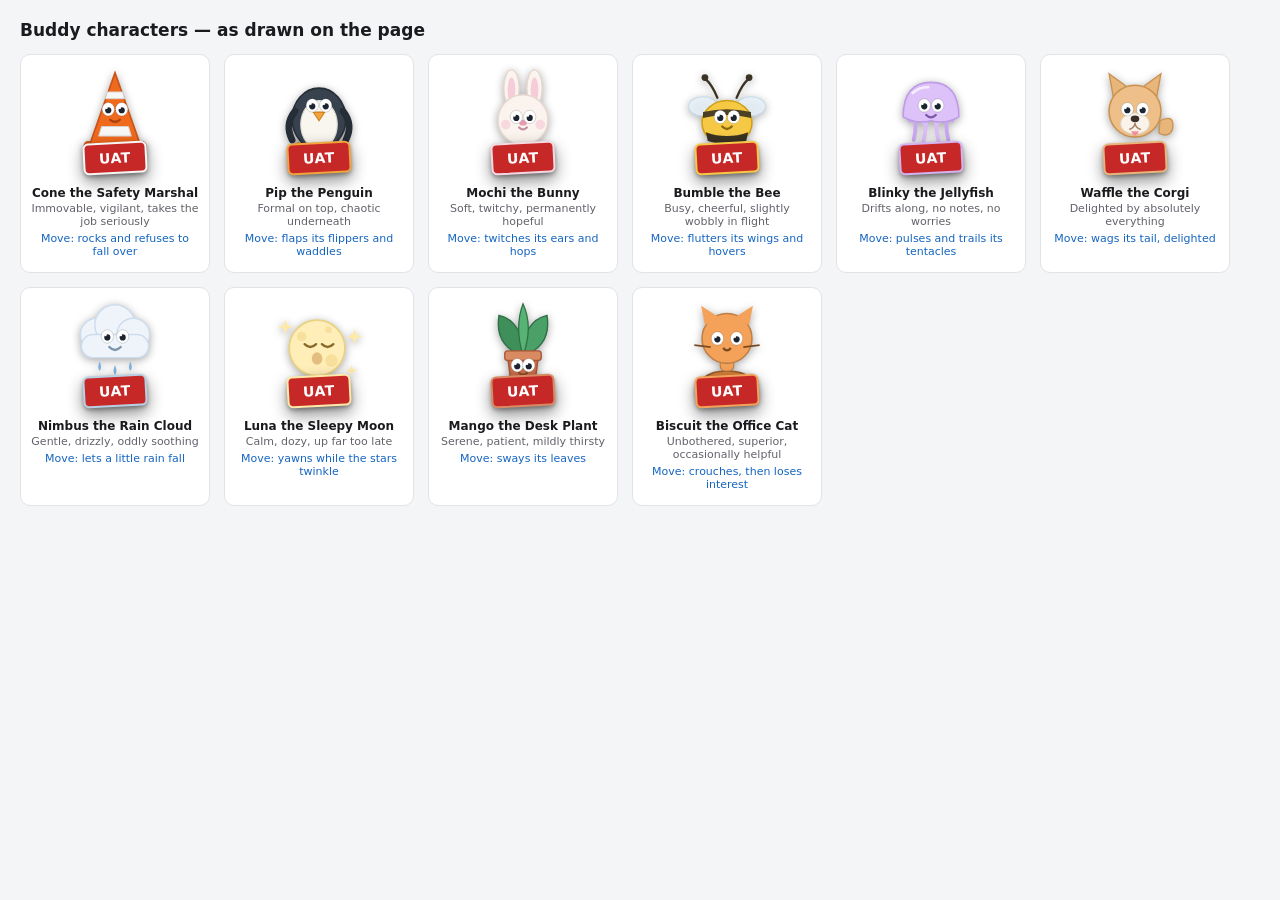
<file: tools/buddy-sheet.html>
<!DOCTYPE html>
<html lang="en">
<head>
  <meta charset="utf-8">
  <title>Site Label - character sheet</title>
  <style>
    body { margin: 0; padding: 20px; background: #f4f5f7; color: #1b1b1f;
           font: 14px "Segoe UI", system-ui, sans-serif; }
    h1 { font-size: 17px; margin: 0 0 14px; }
    .grid { display: flex; flex-wrap: wrap; gap: 14px; }
    .cell { width: 168px; background: #fff; border: 1px solid #e2e2e8; border-radius: 10px;
            padding: 12px 10px 14px; text-align: center; }
    .figure { width: 96px; margin: 0 auto; display: flex; flex-direction: column; align-items: center; }
    .figure svg { width: 100%; height: auto; display: block;
                  filter: drop-shadow(0 2px 4px rgba(0,0,0,.35)); }
    .card {
      position: relative; margin-top: -21px; padding: 6px 14px;
      background: #c62828; color: #fff; font-weight: 700; font-size: 14px;
      letter-spacing: .04em; border: 2px solid var(--skin);
      border-radius: 6px;
      box-shadow: 0 7px 16px rgba(0,0,0,.45), 0 2px 4px rgba(0,0,0,.32);
      transform: rotate(-3deg);
    }
    .name { margin-top: 12px; font-weight: 600; font-size: 12px; }
    .blurb { color: #62636a; font-size: 11px; margin-top: 2px; }
    .move { color: #1565c0; font-size: 11px; margin-top: 4px; }
  </style>
</head>
<body>
  <h1>Buddy characters &mdash; as drawn on the page</h1>
  <div class="grid" id="grid"></div>

  <script src="../src/common/buddies.js"></script>
  <script>
    const grid = document.getElementById('grid');
    SL.BUDDIES.forEach(function (b) {
      const cell = document.createElement('div');
      cell.className = 'cell';

      const figure = document.createElement('div');
      figure.className = 'figure';
      figure.appendChild(SL.buildBuddySvg(b.id));

      const card = document.createElement('div');
      card.className = 'card';
      card.style.setProperty('--skin', SL.buddyHandColor(b.id));
      card.textContent = 'UAT';
      figure.appendChild(card);

      const name = document.createElement('div');
      name.className = 'name';
      name.textContent = b.name;
      const blurb = document.createElement('div');
      blurb.className = 'blurb';
      blurb.textContent = b.blurb;
      const move = document.createElement('div');
      move.className = 'move';
      move.textContent = 'Move: ' + SL.TRICK_NAMES[b.trick];

      cell.appendChild(figure);
      cell.appendChild(name);
      cell.appendChild(blurb);
      cell.appendChild(move);
      grid.appendChild(cell);
    });
  </script>
</body>
</html>
</file>
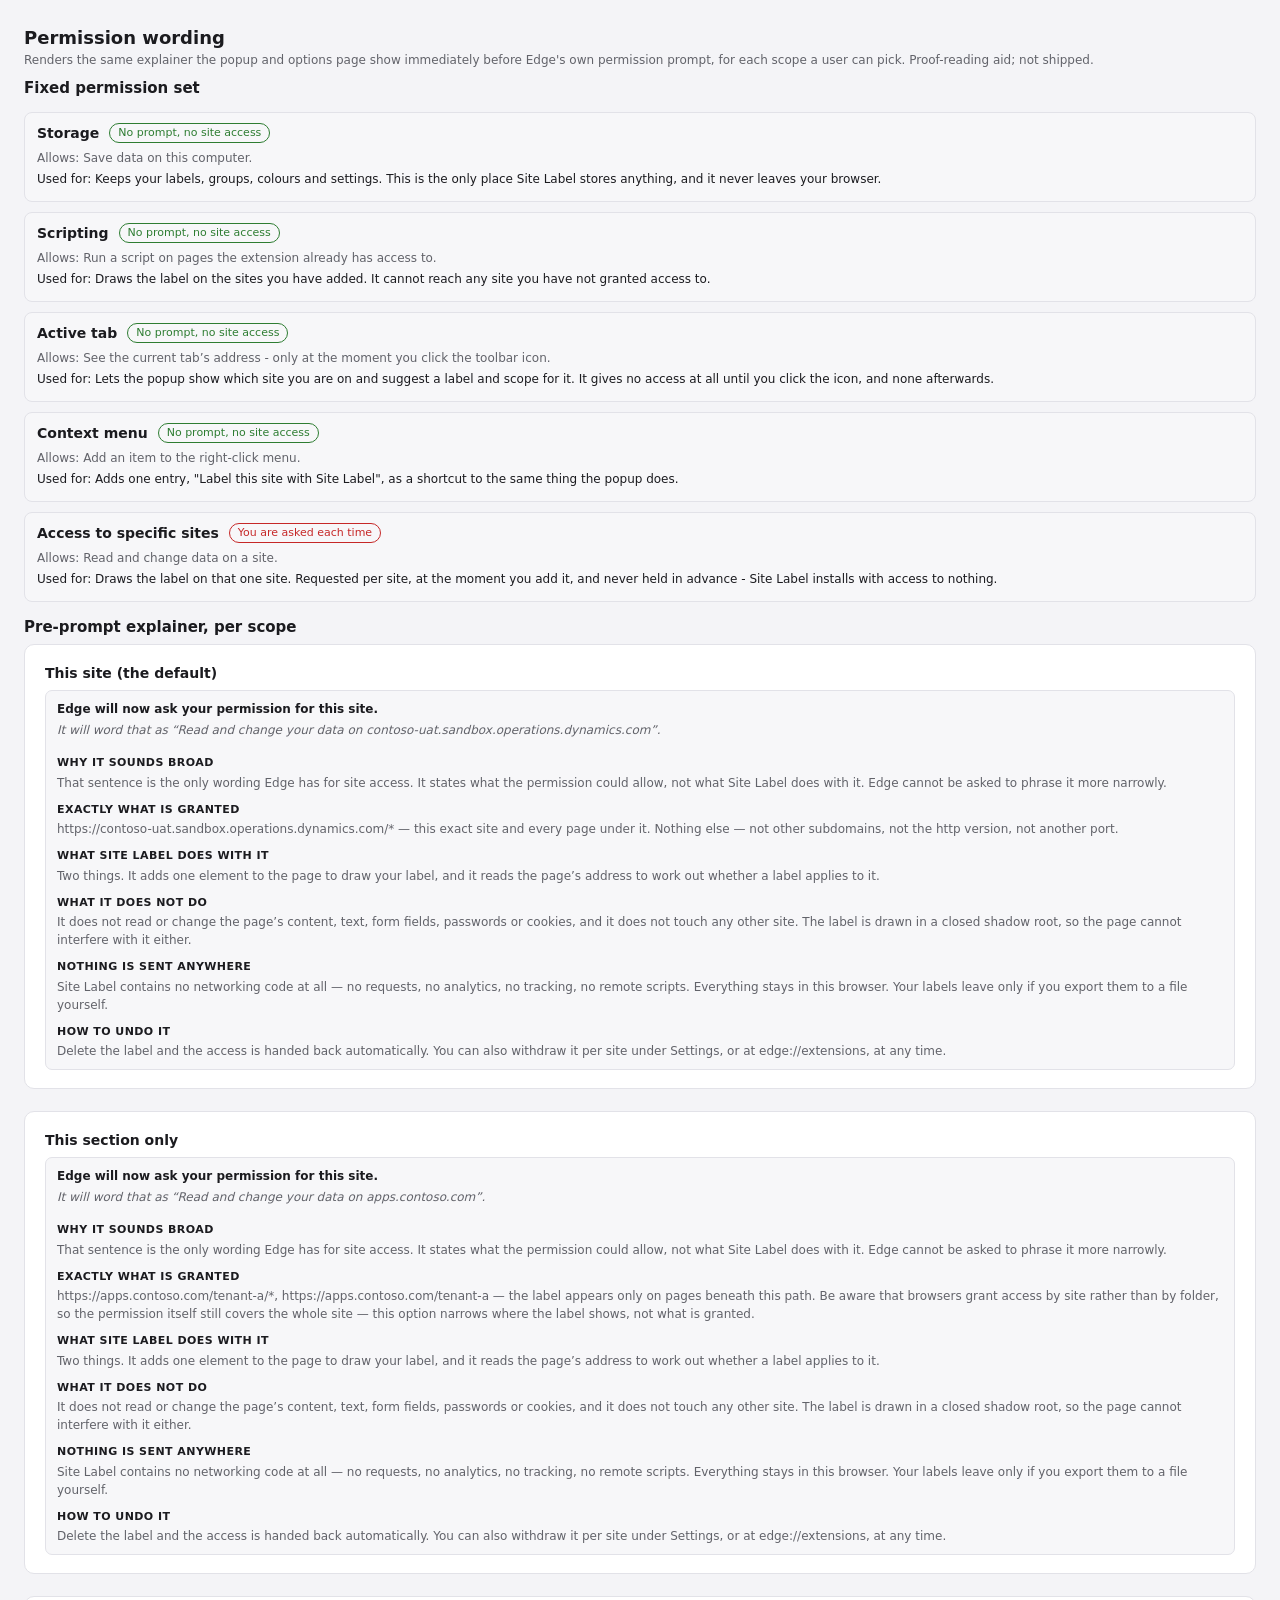
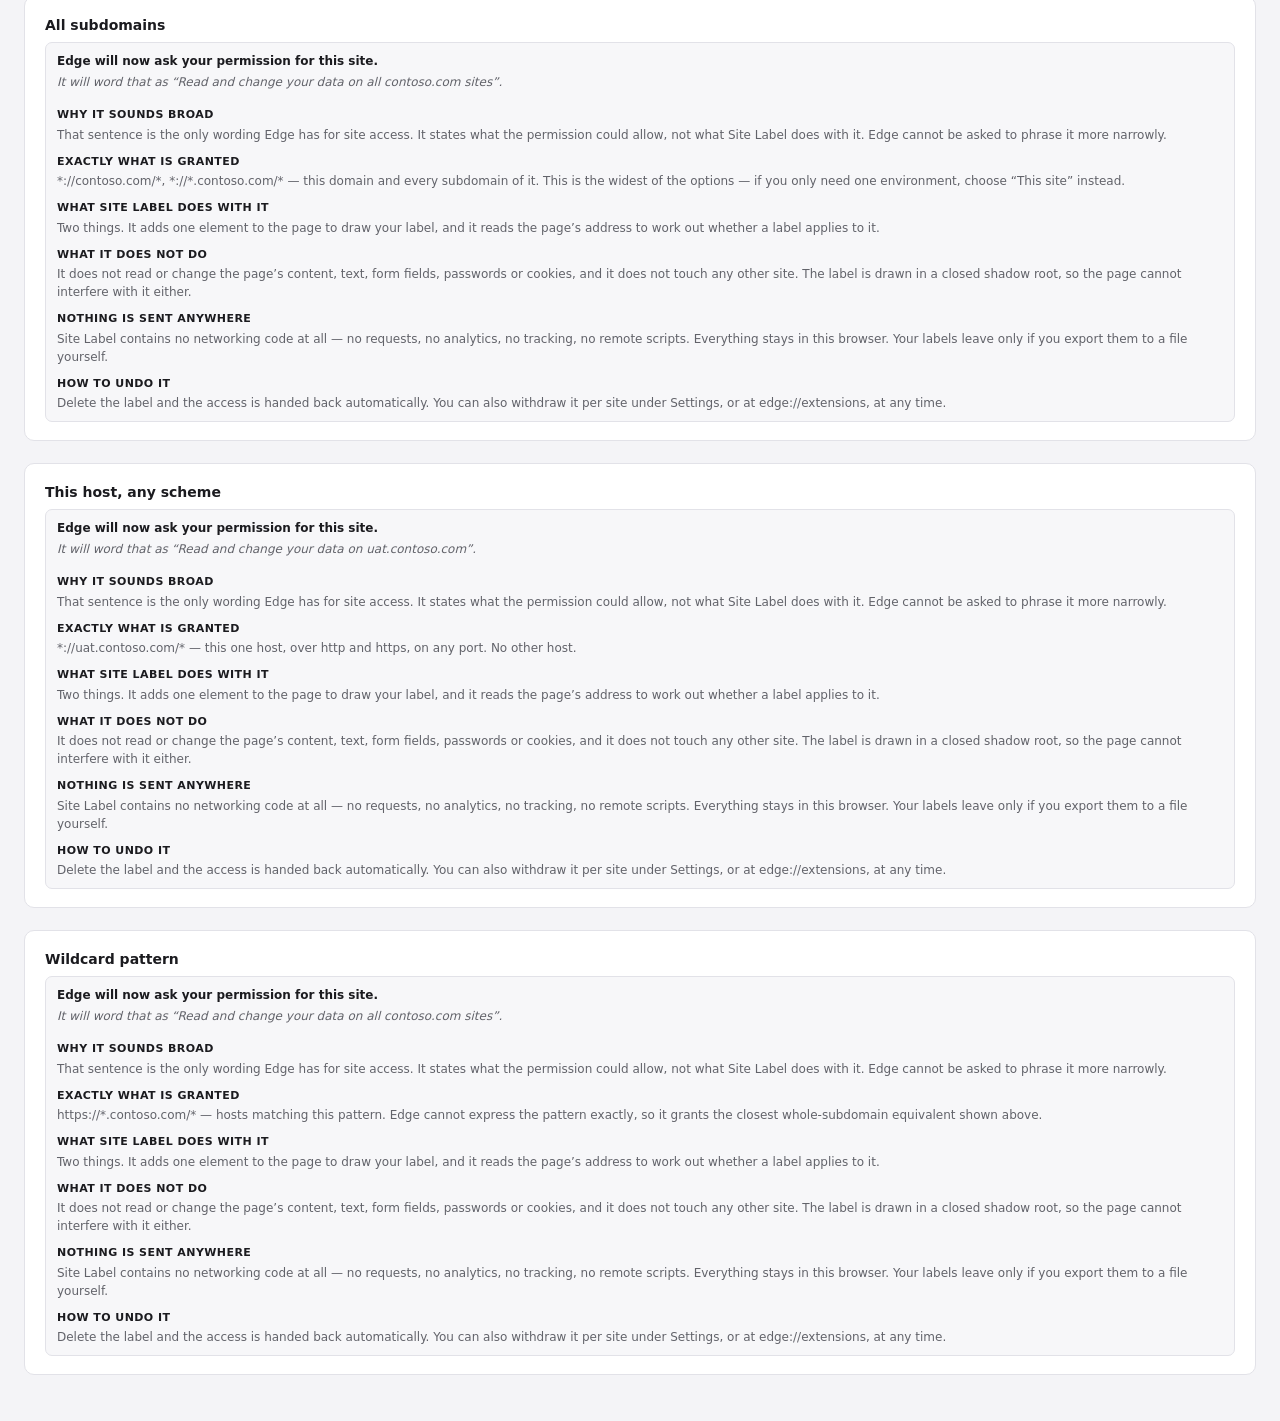
<file: tools/consent-preview.html>
<!DOCTYPE html>
<html lang="en">
<head>
  <meta charset="utf-8">
  <title>Site Label - permission wording preview</title>
  <link rel="stylesheet" href="../src/options/options.css">
  <style>
    body { padding: 24px; }
    .case { margin-bottom: 22px; }
    .case h3 { margin-bottom: 6px; }
  </style>
</head>
<body>
  <h1>Permission wording</h1>
  <p class="muted small">
    Renders the same explainer the popup and options page show immediately before Edge's
    own permission prompt, for each scope a user can pick. Proof-reading aid; not shipped.
  </p>

  <h2>Fixed permission set</h2>
  <div id="permissionInfo" class="perm-table"></div>

  <h2>Pre-prompt explainer, per scope</h2>
  <div id="cases"></div>

  <script src="../src/common/buddies.js"></script>
  <script src="../src/common/schema.js"></script>
  <script src="../src/common/matcher.js"></script>
  <script src="../src/common/consent.js"></script>
  <script src="../src/common/preview.js"></script>
  <script>
    /* the fixed permission list, as the options page renders it */
    const box = document.getElementById('permissionInfo');
    SL.PERMISSIONS.forEach(function (perm) {
      const row = document.createElement('div');
      row.className = 'perm-row';
      const head = document.createElement('div');
      head.className = 'perm-head';
      const name = document.createElement('span');
      name.className = 'perm-name';
      name.textContent = perm.name;
      const tag = document.createElement('span');
      tag.className = 'tag' + (perm.prompted ? ' warn' : ' ok');
      tag.textContent = perm.prompted ? 'You are asked each time' : 'No prompt, no site access';
      head.appendChild(name);
      head.appendChild(tag);
      const allows = document.createElement('p');
      allows.className = 'perm-allows';
      allows.textContent = 'Allows: ' + perm.allows;
      const used = document.createElement('p');
      used.className = 'perm-used';
      used.textContent = 'Used for: ' + perm.used;
      row.appendChild(head);
      row.appendChild(allows);
      row.appendChild(used);
      box.appendChild(row);
    });

    /* one explainer per pattern type */
    const patterns = [
      ['This site (the default)', { type: 'origin', value: 'https://contoso-uat.sandbox.operations.dynamics.com' }],
      ['This section only', { type: 'prefix', value: 'https://apps.contoso.com/tenant-a' }],
      ['All subdomains', { type: 'host-suffix', value: 'contoso.com' }],
      ['This host, any scheme', { type: 'host', value: 'uat.contoso.com' }],
      ['Wildcard pattern', { type: 'wildcard', value: 'https://*-uat.contoso.com/*' }]
    ];
    const cases = document.getElementById('cases');
    patterns.forEach(function (entry) {
      const wrap = document.createElement('section');
      wrap.className = 'case card';
      const h = document.createElement('h3');
      h.textContent = entry[0];
      wrap.appendChild(h);
      const target = document.createElement('div');
      target.className = 'consent small';
      wrap.appendChild(target);
      cases.appendChild(wrap);
      SL.renderConsent(target, SL.normalizePattern(entry[1]), { compact: false });
    });
  </script>
</body>
</html>
</file>
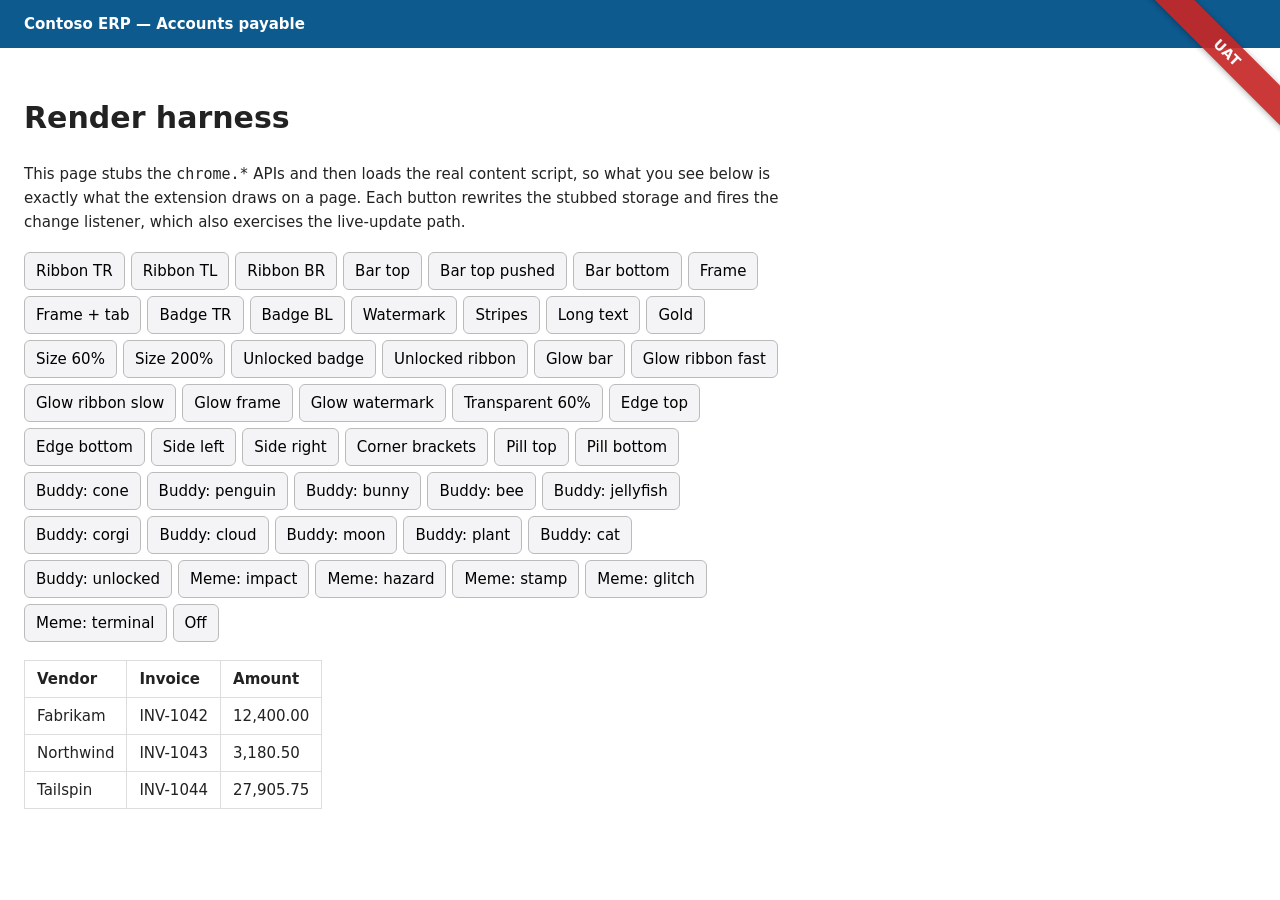
<file: tools/preview-page.html>
<!DOCTYPE html>
<html lang="en">
<head>
  <meta charset="utf-8">
  <title>Site Label - render harness</title>
  <style>
    body { margin: 0; font: 15px/1.6 "Segoe UI", system-ui, sans-serif; color: #222; background: #fff; }
    .fake-app { min-height: 100vh; }
    .fake-nav { background: #0d5a8f; color: #fff; padding: 12px 24px; font-weight: 600; }
    .fake-body { padding: 26px 24px; max-width: 760px; }
    .controls { display: flex; flex-wrap: wrap; gap: 6px; margin: 18px 0; }
    .controls button { padding: 6px 11px; font: inherit; cursor: pointer; border: 1px solid #bbb; border-radius: 6px; background: #f4f4f6; }
    table { border-collapse: collapse; margin-top: 14px; }
    td, th { border: 1px solid #ddd; padding: 6px 12px; text-align: left; }
  </style>
</head>
<body>
  <div class="fake-app">
    <div class="fake-nav">Contoso ERP &mdash; Accounts payable</div>
    <div class="fake-body">
      <h1>Render harness</h1>
      <p>
        This page stubs the <code>chrome.*</code> APIs and then loads the real content
        script, so what you see below is exactly what the extension draws on a page.
        Each button rewrites the stubbed storage and fires the change listener, which
        also exercises the live-update path.
      </p>
      <div class="controls" id="controls"></div>
      <table>
        <tr><th>Vendor</th><th>Invoice</th><th>Amount</th></tr>
        <tr><td>Fabrikam</td><td>INV-1042</td><td>12,400.00</td></tr>
        <tr><td>Northwind</td><td>INV-1043</td><td>3,180.50</td></tr>
        <tr><td>Tailspin</td><td>INV-1044</td><td>27,905.75</td></tr>
      </table>
    </div>
  </div>

  <script>
    /* ---- test-only: keep a handle on closed shadow roots ----
       attachShadow still returns the root even in closed mode; only
       host.shadowRoot is withheld. Capturing the return value lets the
       harness inspect and drive the overlay without weakening it - the
       extension itself is unchanged and still closed to the page. */
    const _attachShadow = Element.prototype.attachShadow;
    window.__shadows = [];
    Element.prototype.attachShadow = function (init) {
      const root = _attachShadow.call(this, init);
      window.__shadows.push(root);
      return root;
    };

    /* ---- minimal chrome stub, enough for the content script ---- */
    const listeners = { storage: [], message: [] };
    let fakeState = null;

    window.chrome = {
      runtime: {
        lastError: undefined,
        sendMessage: function (msg, cb) { if (cb) cb({ ok: true }); },
        onMessage: { addListener: function (fn) { listeners.message.push(fn); } }
      },
      storage: {
        local: {
          get: function (key, cb) { cb({ siteLabelState: fakeState }); },
          // Writes are kept, so a dragged position round-trips exactly as it
          // would through real extension storage.
          set: function (obj, cb) {
            if (obj && obj.siteLabelState) {
              fakeState = obj.siteLabelState;
              window.__lastWrite = fakeState;
              listeners.storage.forEach(function (fn) {
                fn({ siteLabelState: { newValue: fakeState } }, 'local');
              });
            }
            if (cb) cb();
          }
        },
        onChanged: { addListener: function (fn) { listeners.storage.push(fn); } }
      }
    };

    function buildState(styleOverrides, label) {
      return {
        settings: { enabled: true, titlePrefix: false, badgeOnIcon: true, hideOnFullscreen: true },
        groups: [],
        sites: [{
          id: 'harness',
          label: label || 'UAT',
          pattern: { type: 'origin', value: location.origin },
          groupId: null,
          style: styleOverrides,
          enabled: true,
          createdAt: Date.now()
        }]
      };
    }

    function apply(styleOverrides, label) {
      fakeState = buildState(styleOverrides, label);
      listeners.storage.forEach(function (fn) {
        fn({ siteLabelState: { newValue: fakeState } }, 'local');
      });
    }

    fakeState = buildState({ displayMode: 'ribbon-top-right' }, 'UAT');
  </script>

  <script src="../src/common/buddies.js"></script>
  <script src="../src/common/schema.js"></script>
  <script src="../src/common/matcher.js"></script>
  <script src="../src/common/storage.js"></script>
  <script src="../src/content/label.js"></script>

  <script>
    /* ---- one button per display mode ---- */
    const cases = [
      ['Ribbon TR', { displayMode: 'ribbon-top-right', background: '#e65100' }, 'UAT'],
      ['Ribbon TL', { displayMode: 'ribbon-top-left', background: '#6a1b9a' }, 'TEST'],
      ['Ribbon BR', { displayMode: 'ribbon-bottom-right', background: '#1565c0' }, 'DEV'],
      ['Bar top', { displayMode: 'bar-top', background: '#c62828', showUrlHost: true }, 'PRODUCTION'],
      ['Bar top pushed', { displayMode: 'bar-top', background: '#c62828', pushContent: true }, 'PRODUCTION'],
      ['Bar bottom', { displayMode: 'bar-bottom', background: '#2e7d32' }, 'TRAINING'],
      ['Frame', { displayMode: 'frame', background: '#c62828', frameWidth: 8 }, 'PRODUCTION'],
      ['Frame + tab', { displayMode: 'frame-labelled', background: '#00695c', frameWidth: 6 }, 'SANDBOX'],
      ['Badge TR', { displayMode: 'badge-top-right', background: '#283593' }, 'BUILD'],
      ['Badge BL', { displayMode: 'badge-bottom-left', background: '#ad1457' }, 'SUPPORT'],
      ['Watermark', { displayMode: 'watermark', background: '#c62828' }, 'DO NOT POST'],
      ['Stripes', { displayMode: 'bar-top', background: '#f9a825', textColor: '#1a1a1a', stripes: true }, 'FROZEN'],
      ['Long text', { displayMode: 'ribbon-top-right', background: '#37474f' }, 'CONTOSO UAT 2'],
      ['Gold', { displayMode: 'badge-top-right', background: '#d4a017', textColor: '#1a1a1a' }, 'GOLD'],
      ['Size 60%', { displayMode: 'ribbon-top-right', background: '#c62828', scale: 0.6 }, 'SMALL'],
      ['Size 200%', { displayMode: 'ribbon-top-right', background: '#c62828', scale: 2 }, 'BIG'],
      ['Unlocked badge', { displayMode: 'badge-top-right', background: '#6a1b9a', locked: false }, 'DRAG ME'],
      ['Unlocked ribbon', { displayMode: 'ribbon-top-right', background: '#e65100', locked: false }, 'DRAG ME'],
      ['Glow bar', { displayMode:'bar-top', background:'#c62828', glow:true, glowSpeed:4 }, 'PRODUCTION'],
      ['Glow ribbon fast', { displayMode:'ribbon-top-right', background:'#d4a017', textColor:'#1a1a1a', glow:true, glowSpeed:10 }, 'GOLD'],
      ['Glow ribbon slow', { displayMode:'ribbon-top-right', background:'#e65100', glow:true, glowSpeed:1 }, 'UAT'],
      ['Glow frame', { displayMode:'frame', background:'#c62828', glow:true, frameWidth:8 }, 'PRODUCTION'],
      ['Glow watermark', { displayMode:'watermark', background:'#c62828', glow:true }, 'DO NOT POST'],
      ['Transparent 60%', { displayMode:'bar-top', background:'#1565c0', opacity:0.4 }, 'DEV'],
      ['Edge top', { displayMode:'edge-top', background:'#c62828' }, 'PRODUCTION'],
      ['Edge bottom', { displayMode:'edge-bottom', background:'#2e7d32' }, 'TRAINING'],
      ['Side left', { displayMode:'side-left', background:'#6a1b9a' }, 'TEST'],
      ['Side right', { displayMode:'side-right', background:'#e65100' }, 'UAT'],
      ['Corner brackets', { displayMode:'corners', background:'#c62828', frameWidth:6 }, 'PRODUCTION'],
      ['Pill top', { displayMode:'pill-top-center', background:'#d4a017', textColor:'#1a1a1a' }, 'GOLD ENV'],
      ['Pill bottom', { displayMode:'pill-bottom-center', background:'#00695c' }, 'SANDBOX'],
      ['Buddy: cone', { displayMode:'buddy', buddy:'cone', background:'#c62828' }, 'PRODUCTION'],
      ['Buddy: penguin', { displayMode:'buddy', buddy:'penguin', background:'#e65100' }, 'UAT'],
      ['Buddy: bunny', { displayMode:'buddy', buddy:'bunny', background:'#6a1b9a' }, 'TEST'],
      ['Buddy: bee', { displayMode:'buddy', buddy:'bee', background:'#1565c0' }, 'DEV'],
      ['Buddy: jellyfish', { displayMode:'buddy', buddy:'jellyfish', background:'#00695c' }, 'SANDBOX'],
      ['Buddy: corgi', { displayMode:'buddy', buddy:'corgi', background:'#ad1457' }, 'DEMO'],
      ['Buddy: cloud', { displayMode:'buddy', buddy:'cloud', background:'#37474f' }, 'STAGING'],
      ['Buddy: moon', { displayMode:'buddy', buddy:'moon', background:'#283593' }, 'LOCAL'],
      ['Buddy: plant', { displayMode:'buddy', buddy:'plant', background:'#2e7d32' }, 'TRAINING'],
      ['Buddy: cat', { displayMode:'buddy', buddy:'cat', background:'#8d6e2f' }, 'DEMO'],
      ['Buddy: unlocked', { displayMode:'buddy', buddy:'bunny', background:'#6a1b9a', locked:false }, 'RESIZE ME'],
      ['Meme: impact', { displayMode:'meme-impact', background:'#c62828' }, 'ONE DOES NOT SIMPLY DEPLOY'],
      ['Meme: hazard', { displayMode:'meme-hazard', background:'#c62828' }, 'PRODUCTION'],
      ['Meme: stamp', { displayMode:'meme-stamp', background:'#e65100' }, 'UAT APPROVED'],
      ['Meme: glitch', { displayMode:'meme-glitch', background:'#6a1b9a' }, 'TEST'],
      ['Meme: terminal', { displayMode:'meme-terminal', background:'#2e7d32' }, 'DEV'],
      ['Off', null, null]
    ];

    const box = document.getElementById('controls');
    cases.forEach(function (entry) {
      const button = document.createElement('button');
      button.textContent = entry[0];
      button.addEventListener('click', function () {
        if (!entry[1]) {
          fakeState = { settings: { enabled: false }, groups: [], sites: [] };
          listeners.storage.forEach(function (fn) {
            fn({ siteLabelState: { newValue: fakeState } }, 'local');
          });
          return;
        }
        apply(entry[1], entry[2]);
      });
      box.appendChild(button);
    });
  </script>
</body>
</html>
</file>
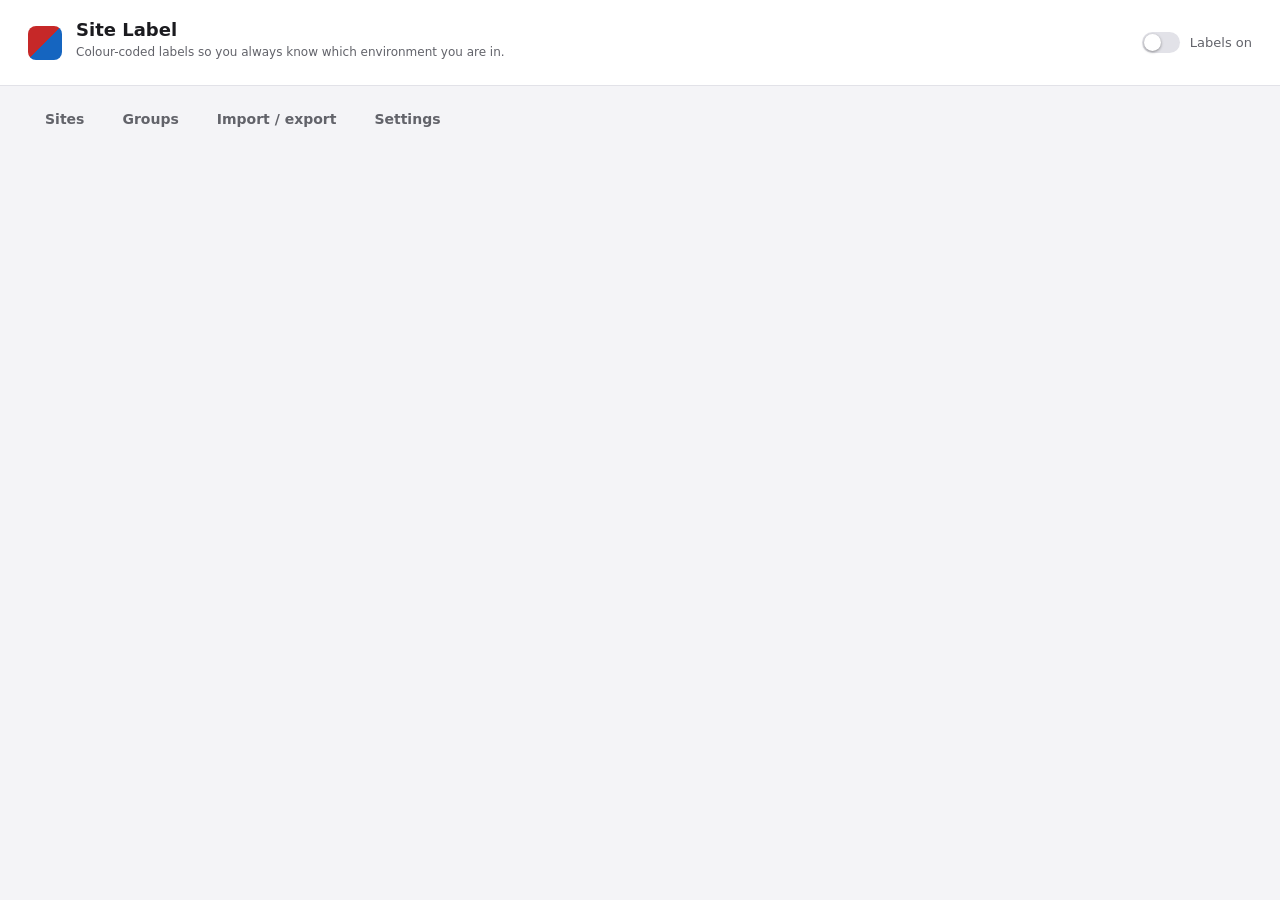
<file: src/options/options.html>
<!DOCTYPE html>
<html lang="en">
<head>
  <meta charset="utf-8">
  <title>Site Label - options</title>
  <link rel="stylesheet" href="options.css">
</head>
<body>
  <header class="topbar">
    <div class="brand">
      <span class="logo"></span>
      <div>
        <h1>Site Label</h1>
        <p class="muted small">Colour-coded labels so you always know which environment you are in.</p>
      </div>
    </div>
    <label class="switch" title="Turn all labels on or off">
      <input type="checkbox" id="globalToggle">
      <span class="track"><span class="knob"></span></span>
      <span class="switch-text" id="globalToggleText">Labels on</span>
    </label>
  </header>

  <div id="welcome" class="banner" hidden>
    <p><strong>Welcome.</strong> Open any site, click the Site Label icon, and add a label.</p>
    <p class="small">
      Site Label starts with access to <strong>no websites at all</strong>. It asks for one
      site at a time, as you add it, and tells you exactly what is being granted first. When
      Edge asks, it will say “Read and change your data on…” — that is the only wording Edge
      has for site access, and it describes what the permission could allow rather than what
      this extension does. All Site Label does with it is draw your label. It has no
      networking code, so nothing it sees can go anywhere.
      See <strong>Settings</strong> for the full list of permissions and what each is for.
    </p>
  </div>

  <nav class="tabs" id="tabs">
    <button type="button" class="tab" data-tab="sites">Sites</button>
    <button type="button" class="tab" data-tab="groups">Groups</button>
    <button type="button" class="tab" data-tab="transfer">Import / export</button>
    <button type="button" class="tab" data-tab="settings">Settings</button>
  </nav>

  <!-- ------------------------------------------------ Sites -->
  <main id="panel-sites" class="panel" hidden>
    <div class="panel-head">
      <div>
        <h2>Labelled sites</h2>
        <p class="muted small" id="sitesSummary"></p>
      </div>
      <div class="head-actions">
        <input type="search" id="siteSearch" placeholder="Search sites…" aria-label="Search sites">
        <button type="button" id="addSiteBtn" class="primary">Add a site</button>
      </div>
    </div>

    <form id="addSiteForm" class="card form-card" hidden>
      <h3>Add a site</h3>
      <div class="grid2">
        <div class="field">
          <label class="label-text" for="newSiteUrl">Address</label>
          <input type="text" id="newSiteUrl" placeholder="https://uat.contoso.com" autocomplete="off">
          <p class="muted small">Paste any page address - Site Label works out the base site.</p>
        </div>
        <div class="field">
          <label class="label-text" for="newSiteScope">Apply to</label>
          <select id="newSiteScope"></select>
        </div>
        <div class="field">
          <label class="label-text" for="newSiteLabel">Label text</label>
          <input type="text" id="newSiteLabel" maxlength="60" placeholder="e.g. UAT">
        </div>
        <div class="field">
          <label class="label-text" for="newSiteGroup">Group</label>
          <select id="newSiteGroup"></select>
        </div>
      </div>
      <div class="consent small" id="newSiteConsent"></div>
      <div class="actions">
        <button type="submit" class="primary">Add and request access</button>
        <button type="button" id="cancelAddSite" class="ghost">Cancel</button>
      </div>
      <p class="error small" id="addSiteError" hidden></p>
    </form>

    <div id="sitesList" class="list"></div>
    <p id="sitesEmpty" class="empty" hidden>
      No sites labelled yet. Visit a site and use the toolbar icon, or add one above.
    </p>
  </main>

  <!-- ------------------------------------------------ Groups -->
  <main id="panel-groups" class="panel" hidden>
    <div class="panel-head">
      <div>
        <h2>Groups</h2>
        <p class="muted small">A group holds a look - colour, position, size - that its sites inherit.</p>
      </div>
      <button type="button" id="addGroupBtn" class="primary">New group</button>
    </div>
    <div id="groupsList" class="list"></div>
    <p id="groupsEmpty" class="empty" hidden>No groups yet.</p>
  </main>

  <!-- ------------------------------------------------ Transfer -->
  <main id="panel-transfer" class="panel" hidden>
    <div class="two-col">
      <section class="card">
        <h2>Export</h2>
        <p class="muted small">
          Save groups and their sites to a file you can hand to the rest of the team.
          Only labels and styling are exported - never browsing history or page data.
        </p>
        <div id="exportChoices" class="checks"></div>
        <div class="actions">
          <button type="button" id="exportBtn" class="primary">Export selected</button>
          <button type="button" id="exportAllBtn" class="ghost">Export everything</button>
        </div>
        <p class="status small" id="exportStatus" hidden></p>
      </section>

      <section class="card">
        <h2>Import</h2>
        <p class="muted small">
          Choose an export file. Nothing is saved until you have seen what it contains
          and confirmed. Access to each site is still requested separately afterwards.
        </p>
        <input type="file" id="importFile" accept="application/json,.json">
        <div id="importReport" class="report" hidden></div>
        <div class="actions" id="importActions" hidden>
          <button type="button" id="importMergeBtn" class="primary">Add to my list</button>
          <button type="button" id="importReplaceBtn" class="danger">Replace my list</button>
          <button type="button" id="importCancelBtn" class="ghost">Cancel</button>
        </div>
        <p class="error small" id="importError" hidden></p>
        <p class="status small" id="importStatus" hidden></p>
      </section>
    </div>
  </main>

  <!-- ------------------------------------------------ Settings -->
  <main id="panel-settings" class="panel" hidden>
    <section class="card">
      <h2>Behaviour</h2>
      <label class="check"><input type="checkbox" id="setTitlePrefix">
        <span>Prefix the tab title with the label, so it shows in the taskbar and in screenshots</span></label>
      <label class="check"><input type="checkbox" id="setBadge">
        <span>Show the label on the toolbar icon</span></label>
      <label class="check"><input type="checkbox" id="setFullscreen">
        <span>Hide the label while a page is full screen</span></label>

      <div class="field" style="margin-top:14px">
        <label class="label-text" for="setTheme">Appearance of Site Label's own screens</label>
        <select id="setTheme">
          <option value="auto">Match the browser</option>
          <option value="light">Always light</option>
          <option value="dark">Always dark</option>
        </select>
        <p class="muted small">
          "Match the browser" follows your dark mode setting. Choose one explicitly if
          Edge's appearance and your Windows setting disagree.
        </p>
      </div>
    </section>

    <section class="card">
      <h2>Custom colours</h2>
      <p class="muted small">
        Colours you save appear alongside the presets everywhere you pick a colour.
      </p>
      <div class="row gap tight">
        <label class="mini">Background <input type="color" id="newCustomBg" value="#d4a017"></label>
        <label class="mini">Text <input type="color" id="newCustomFg" value="#1a1a1a"></label>
        <button type="button" id="addCustomColor">Add to palette</button>
      </div>
      <div id="customColorList" class="list compact"></div>
    </section>

    <section class="card">
      <h2>What Site Label can access</h2>
      <p class="muted small">
        Every permission this extension holds, and what each one is for. Four of them are
        fixed and none of those can see a website. The fifth is site access, which is asked
        for one site at a time as you add it.
      </p>
      <div id="permissionInfo" class="perm-table"></div>
      <p class="muted small trust-note">
        Site Label contains no networking code of any kind — no requests, no analytics, no
        tracking, no remote scripts — so nothing it sees can be sent anywhere. Your labels
        leave this browser only if you export them to a file yourself.
      </p>
    </section>

    <section class="card">
      <h2>Site access</h2>
      <p class="muted small">
        These are the sites Site Label can currently see. Removing access here leaves the
        label rule in place but stops it being drawn until you grant access again. Deleting
        a label releases its access automatically.
      </p>
      <div id="permissionsList" class="list compact"></div>
      <div class="actions">
        <button type="button" id="revokeAllBtn" class="ghost">Remove all site access</button>
      </div>
    </section>

    <section class="card danger-zone">
      <h2>Reset</h2>
      <p class="muted small">Deletes every site, group and setting, and hands back all site access.</p>
      <div class="actions">
        <button type="button" id="resetBtn" class="danger">Delete everything</button>
      </div>
      <p class="status small" id="resetStatus" hidden></p>
    </section>

    <section class="card">
      <h2>Keyboard</h2>
      <p class="muted small">
        <strong>Alt+Shift+L</strong> hides or shows the label on the current tab.
        <strong>Alt+Shift+S</strong> opens the Site Label popup. Change these at
        <code>edge://extensions/shortcuts</code>.
      </p>
    </section>
  </main>

  <!-- ------------------------------------------------ Editor dialog -->
  <dialog id="editor">
    <form method="dialog" id="editorForm">
      <h2 id="editorTitle">Edit</h2>

      <div class="grid2">
        <div class="field" id="editorLabelField">
          <label class="label-text" for="editorLabel" id="editorLabelCaption">Label text</label>
          <input type="text" id="editorLabel" maxlength="60">
        </div>
        <div class="field" id="editorGroupField">
          <label class="label-text" for="editorGroup">Group</label>
          <select id="editorGroup"></select>
        </div>
      </div>

      <div class="field" id="editorPatternField">
        <label class="label-text" for="editorPatternValue">Applies to</label>
        <div class="row gap">
          <select id="editorPatternType">
            <option value="origin">This site (scheme + host)</option>
            <option value="host">This host, any scheme</option>
            <option value="host-suffix">Host and all subdomains</option>
            <option value="prefix">Address starting with</option>
            <option value="wildcard">Pattern with *</option>
          </select>
          <input type="text" id="editorPatternValue" class="grow">
        </div>
        <p class="muted small" id="editorPatternHelp"></p>
      </div>

      <div class="editor-split">
        <div>
          <div class="field">
            <label class="label-text" for="editorMode">Display</label>
            <select id="editorMode"></select>
          </div>

          <div class="field buddy-box" id="editorBuddyBox" hidden>
            <label class="label-text" for="editorBuddy">Character</label>
            <select id="editorBuddy"></select>
            <p class="muted small" id="editorBuddyBlurb"></p>
            <label class="check"><input type="checkbox" id="editorBuddyChatter">
              <span>Do its little routine now and then</span></label>
            <label class="label-text" for="editorBuddyInterval">How often <output id="editorBuddyIntervalOut"></output></label>
            <input type="range" id="editorBuddyInterval" min="5" max="600" step="5">
          </div>

          <div class="field">
            <span class="label-text">Colour</span>
            <div class="swatches" id="editorSwatches"></div>
            <div class="row gap tight">
              <label class="mini">Background <input type="color" id="editorBg"></label>
              <label class="mini">Text <input type="color" id="editorFg"></label>
              <button type="button" id="editorSaveColor" class="tiny">Save to palette</button>
            </div>
          </div>

          <div class="grid2">
            <label class="mini col">Overall size
              <input type="range" id="editorScale" min="50" max="300" step="5">
              <output id="editorScaleOut"></output>
            </label>
            <label class="mini col">Text size
              <input type="range" id="editorFontSize" min="8" max="32" step="1">
              <output id="editorFontSizeOut"></output>
            </label>
            <label class="mini col">Transparency
              <input type="range" id="editorTransparency" min="0" max="85" step="5">
              <output id="editorTransparencyOut"></output>
            </label>
            <label class="mini col">Glow speed
              <input type="range" id="editorGlowSpeed" min="1" max="10" step="1">
              <output id="editorGlowSpeedOut"></output>
            </label>
            <label class="mini col">Bar height
              <input type="range" id="editorBarHeight" min="16" max="64" step="2">
              <output id="editorBarHeightOut"></output>
            </label>
            <label class="mini col">Frame width
              <input type="range" id="editorFrameWidth" min="2" max="24" step="1">
              <output id="editorFrameWidthOut"></output>
            </label>
          </div>
        </div>

        <div>
          <span class="label-text">Preview</span>
          <div class="preview big" id="editorPreview"><span class="preview-page">page content</span></div>

          <label class="check"><input type="checkbox" id="editorBold"><span>Bold text</span></label>
          <label class="check"><input type="checkbox" id="editorUppercase"><span>Upper case</span></label>
          <label class="check"><input type="checkbox" id="editorStripes"><span>Diagonal stripes</span></label>
          <label class="check"><input type="checkbox" id="editorGlow">
            <span><strong>Glow.</strong> A light runs continuously across the label. Use the glow
            speed slider to set how quickly.</span></label>
          <label class="check"><input type="checkbox" id="editorShowHost"><span>Show the host name under the label</span></label>
          <label class="check"><input type="checkbox" id="editorPush"><span>Push the page down instead of covering it (bars only)</span></label>
          <label class="check"><input type="checkbox" id="editorClickDismiss"><span>Let a click on the label hide it for that tab</span></label>
          <label class="check"><input type="checkbox" id="editorLocked">
            <span><strong>Lock in place.</strong> Unlock to drag the label around the page with the mouse.</span></label>
          <p class="muted small" id="editorPosNote" hidden></p>
          <button type="button" id="editorResetPos" class="tiny" hidden>Reset to default position</button>
        </div>
      </div>

      <p class="error small" id="editorError" hidden></p>
      <div class="actions end">
        <button type="button" id="editorCancel" class="ghost">Cancel</button>
        <button type="button" id="editorSave" class="primary">Save</button>
      </div>
    </form>
  </dialog>

  <div id="toast" class="toast" hidden></div>

  <script src="../common/buddies.js"></script>
  <script src="../common/schema.js"></script>
  <script src="../common/matcher.js"></script>
  <script src="../common/storage.js"></script>
  <script src="../common/preview.js"></script>
  <script src="../common/consent.js"></script>
  <script src="options.js"></script>
</body>
</html>
</file>
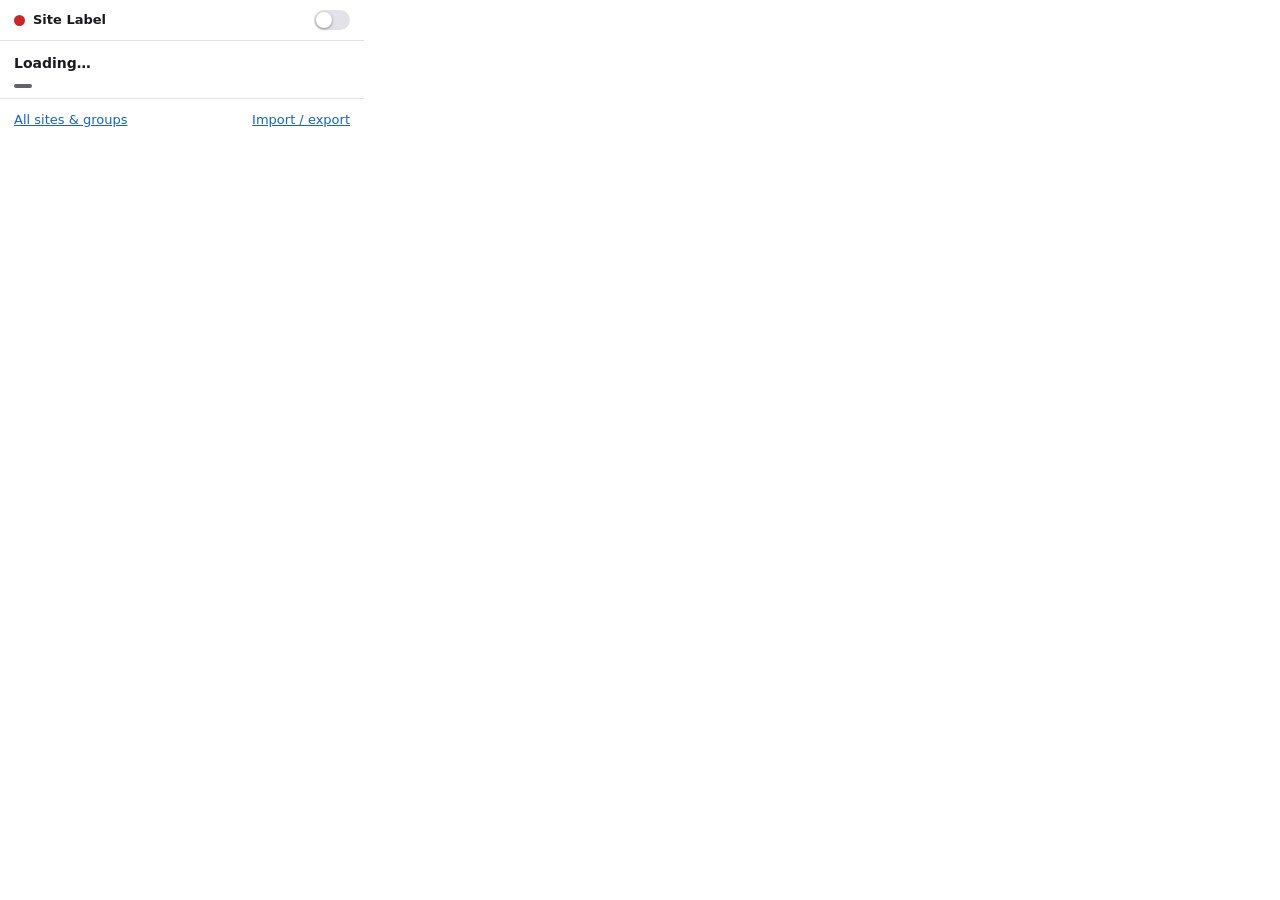
<file: src/popup/popup.html>
<!DOCTYPE html>
<html lang="en">
<head>
  <meta charset="utf-8">
  <title>Site Label</title>
  <link rel="stylesheet" href="popup.css">
</head>
<body>
  <header class="bar">
    <div class="brand">
      <span class="dot" id="brandDot"></span>
      <span>Site Label</span>
    </div>
    <label class="switch" title="Turn all labels on or off">
      <input type="checkbox" id="globalToggle">
      <span class="track"><span class="knob"></span></span>
    </label>
  </header>

  <section class="site">
    <div class="site-host" id="currentHost">Loading…</div>
    <div class="site-url" id="currentUrl"></div>
    <div class="pill" id="statePill" hidden></div>
  </section>

  <!-- Page cannot be labelled (edge://, extension pages, local files) -->
  <section id="unsupported" class="panel note" hidden>
    <p>Site Label only works on ordinary web pages, so this one can't be labelled.</p>
  </section>

  <!-- Existing label -->
  <section id="matchedPanel" class="panel" hidden>
    <div class="row">
      <div class="grow">
        <div class="muted small">Labelled as</div>
        <div class="matched-label" id="matchedLabel"></div>
        <div class="muted small" id="matchedScope"></div>
      </div>
    </div>

    <div class="field">
      <span class="label-text">Colour</span>
      <div class="swatches" id="matchedSwatches"></div>
    </div>

    <div class="field">
      <label class="label-text" for="matchedMode">Style</label>
      <select id="matchedMode"></select>
    </div>


    <div class="field buddy-box" id="matchedBuddyBox" hidden>
      <label class="label-text" for="matchedBuddy">Character</label>
      <select id="matchedBuddy"></select>
      <p class="muted small" id="matchedBuddyBlurb"></p>
      <label class="check"><input type="checkbox" id="matchedBuddyChatter">
        <span>Do its little routine now and then</span></label>
      <label class="label-text" for="matchedBuddyInterval">How often <output id="matchedBuddyIntervalOut"></output></label>
      <input type="range" id="matchedBuddyInterval" min="5" max="600" step="5">
      <button type="button" id="matchedBuddySay" class="ghost full">Do it now</button>
    </div>

    <div class="field">
      <label class="label-text" for="matchedScale">Size <output id="matchedScaleOut"></output></label>
      <input type="range" id="matchedScale" min="50" max="300" step="5">
    </div>

    <div class="field">
      <label class="label-text" for="matchedTransparency">Transparency <output id="matchedTransparencyOut"></output></label>
      <input type="range" id="matchedTransparency" min="0" max="85" step="5">
    </div>

    <div class="field">
      <label class="check"><input type="checkbox" id="matchedGlow"><span>Glow</span></label>
      <label class="label-text" for="matchedGlowSpeed">Glow speed <output id="matchedGlowSpeedOut"></output></label>
      <input type="range" id="matchedGlowSpeed" min="1" max="10" step="1">
    </div>

    <div class="field">
      <label class="check"><input type="checkbox" id="matchedLock">
        <span>Lock in place</span></label>
      <p class="muted small" id="lockHint">Unlock to drag the label anywhere on the page.</p>
      <button type="button" id="resetPosBtn" class="ghost full" hidden>Reset to default position</button>
    </div>

    <div class="actions">
      <button type="button" id="hideTabBtn" class="ghost">Hide on this tab</button>
      <button type="button" id="editBtn" class="ghost">Edit…</button>
      <button type="button" id="removeBtn" class="danger">Remove</button>
    </div>
  </section>

  <!-- Add a new label -->
  <form id="addForm" class="panel" hidden>
    <div class="field">
      <label class="label-text" for="labelText">Label text</label>
      <input type="text" id="labelText" maxlength="60" autocomplete="off" placeholder="e.g. UAT">
      <p class="muted small" id="guessNote" hidden></p>
    </div>

    <div class="field">
      <label class="label-text" for="groupSelect">Group</label>
      <select id="groupSelect"></select>
      <input type="text" id="newGroupName" maxlength="40" placeholder="New group name" hidden>
    </div>

    <div class="field">
      <span class="label-text">Colour</span>
      <div class="swatches" id="presetSwatches"></div>
      <div class="row gap">
        <label class="mini">Background <input type="color" id="bgColor" value="#c62828"></label>
        <label class="mini">Text <input type="color" id="fgColor" value="#ffffff"></label>
        <button type="button" id="saveColorBtn" class="tiny">Save colour</button>
      </div>
    </div>

    <div class="field">
      <label class="label-text" for="modeSelect">Style</label>
      <select id="modeSelect"></select>
    </div>


    <div class="field buddy-box" id="addBuddyBox" hidden>
      <label class="label-text" for="addBuddy">Character</label>
      <select id="addBuddy"></select>
      <p class="muted small" id="addBuddyBlurb"></p>
      <label class="check"><input type="checkbox" id="addBuddyChatter">
        <span>Do its little routine now and then</span></label>
      <label class="label-text" for="addBuddyInterval">How often <output id="addBuddyIntervalOut"></output></label>
      <input type="range" id="addBuddyInterval" min="5" max="600" step="5">
      
    </div>

    <div class="field">
      <label class="label-text" for="sizeRange">Size <output id="sizeOut"></output></label>
      <input type="range" id="sizeRange" min="50" max="300" step="5">
    </div>

    <div class="field">
      <label class="label-text" for="transparencyRange">Transparency <output id="transparencyOut"></output></label>
      <input type="range" id="transparencyRange" min="0" max="85" step="5">
    </div>

    <div class="field">
      <label class="check"><input type="checkbox" id="glowToggle"><span>Glow</span></label>
      <label class="label-text" for="glowSpeedRange">Glow speed <output id="glowSpeedOut"></output></label>
      <input type="range" id="glowSpeedRange" min="1" max="10" step="1">
    </div>

    <div class="field">
      <span class="label-text">Apply to</span>
      <div id="scopeList" class="scopes"></div>
    </div>

    <div class="field">
      <span class="label-text">Preview</span>
      <div class="preview" id="preview"><span class="preview-page">page content</span></div>
    </div>

    <div class="consent small" id="consentNote"></div>

    <div class="actions">
      <button type="submit" id="addBtn" class="primary">Add label</button>
    </div>
    <p class="error small" id="addError" hidden></p>
  </form>

  <footer class="bar footer">
    <button type="button" id="openOptions" class="link">All sites &amp; groups</button>
    <button type="button" id="openImport" class="link">Import / export</button>
  </footer>

  <script src="../common/buddies.js"></script>
  <script src="../common/schema.js"></script>
  <script src="../common/matcher.js"></script>
  <script src="../common/storage.js"></script>
  <script src="../common/preview.js"></script>
  <script src="../common/consent.js"></script>
  <script src="popup.js"></script>
</body>
</html>
</file>
<file: src/options/options.css>
:root {
  --bg: #ffffff;
  --page: #f4f4f7;
  --panel: #f7f7f9;
  --ink: #1b1b1f;
  --muted: #62636a;
  --line: #e2e2e8;
  --accent: #1565c0;
  --danger: #c62828;
  --ok: #2e7d32;
  --radius: 10px;
}

/* Dark tokens apply when the browser asks for dark, unless the user has
   pinned light; an explicit choice always wins. */
@media (prefers-color-scheme: dark) {
  :root:not([data-theme="light"]) {
    --bg: #232428;
    --page: #17181b;
    --panel: #2b2c31;
    --ink: #ececf1;
    --muted: #a0a1a9;
    --line: #3a3b41;
    --accent: #6aa9f5;
    --danger: #ef5350;
    --ok: #66bb6a;
  }
}

:root[data-theme="dark"] {
  --bg: #232428;
  --page: #17181b;
  --panel: #2b2c31;
  --ink: #ececf1;
  --muted: #a0a1a9;
  --line: #3a3b41;
  --accent: #6aa9f5;
  --danger: #ef5350;
  --ok: #66bb6a;
}

* { box-sizing: border-box; }

body {
  margin: 0;
  padding: 0 0 60px;
  background: var(--page);
  color: var(--ink);
  font: 14px/1.5 "Segoe UI", system-ui, -apple-system, sans-serif;
}

h1 { font-size: 18px; margin: 0; }
h2 { font-size: 15px; margin: 0 0 6px; }
h3 { font-size: 14px; margin: 0 0 10px; }
p { margin: 0 0 8px; }
code {
  font-family: Consolas, "Cascadia Mono", monospace;
  background: var(--panel); padding: 1px 5px; border-radius: 4px; font-size: .92em;
}

.muted { color: var(--muted); }
.small { font-size: 12px; }
.grow { flex: 1; }

.topbar {
  display: flex; align-items: center; justify-content: space-between; gap: 20px;
  padding: 16px 28px; background: var(--bg); border-bottom: 1px solid var(--line);
}
.brand { display: flex; align-items: center; gap: 14px; }
.logo {
  width: 34px; height: 34px; border-radius: 8px; flex: none;
  background: linear-gradient(135deg, #c62828 0 50%, #1565c0 50% 100%);
}

.banner {
  margin: 16px 28px 0; padding: 12px 16px; border-radius: var(--radius);
  background: var(--bg); border: 1px solid var(--accent); font-size: 13px;
}

.tabs { display: flex; gap: 4px; padding: 14px 28px 0; }
.tab {
  border: 1px solid transparent; border-bottom: none; background: none; color: var(--muted);
  padding: 8px 16px; border-radius: 8px 8px 0 0; cursor: pointer; font: inherit; font-weight: 600;
}
.tab[aria-selected="true"] {
  background: var(--bg); color: var(--ink); border-color: var(--line);
}

.panel { margin: 0 28px; padding: 20px 0 0; }
.panel-head {
  display: flex; align-items: flex-end; justify-content: space-between;
  gap: 16px; flex-wrap: wrap; margin-bottom: 14px;
}
.head-actions { display: flex; gap: 8px; align-items: center; }

.card {
  background: var(--bg); border: 1px solid var(--line); border-radius: var(--radius);
  padding: 18px 20px; margin-bottom: 16px;
}
.two-col { display: grid; grid-template-columns: repeat(auto-fit, minmax(330px, 1fr)); gap: 16px; }
.grid2 { display: grid; grid-template-columns: repeat(auto-fit, minmax(220px, 1fr)); gap: 12px; }

.field { margin-bottom: 12px; }
.label-text {
  display: block; font-size: 11px; font-weight: 700; text-transform: uppercase;
  letter-spacing: .05em; color: var(--muted); margin-bottom: 4px;
}

input[type="text"], input[type="search"], select {
  width: 100%; padding: 7px 9px; border: 1px solid var(--line); border-radius: 7px;
  background: var(--bg); color: var(--ink); font: inherit;
}
input[type="search"] { width: 220px; }
input[type="color"] {
  width: 36px; height: 26px; padding: 0; border: 1px solid var(--line);
  border-radius: 5px; background: none; cursor: pointer;
}
input[type="range"] { width: 100%; }
input:focus-visible, select:focus-visible, button:focus-visible, dialog:focus-visible {
  outline: 2px solid var(--accent); outline-offset: 1px;
}

.row { display: flex; align-items: center; }
.row.gap { gap: 10px; }
.row.tight { margin-top: 8px; gap: 16px; }
.mini { font-size: 12px; color: var(--muted); display: inline-flex; align-items: center; gap: 6px; }
.mini.col { flex-direction: column; align-items: stretch; gap: 2px; }
.mini.col output { color: var(--ink); font-size: 11px; text-align: right; }

.check { display: flex; gap: 9px; align-items: flex-start; margin-bottom: 9px; font-size: 13px; }
.check input { margin-top: 3px; flex: none; }

.checks { display: flex; flex-direction: column; gap: 6px; margin: 10px 0 14px; }

button {
  font: inherit; cursor: pointer; border-radius: 7px; padding: 7px 14px;
  border: 1px solid var(--line); background: var(--bg); color: var(--ink);
}
button.primary { background: var(--accent); border-color: var(--accent); color: #fff; font-weight: 600; }
button.ghost { background: var(--panel); }
button.danger { background: var(--danger); border-color: var(--danger); color: #fff; font-weight: 600; }
button.tiny { padding: 4px 9px; font-size: 12px; }
button:disabled { opacity: .55; cursor: default; }
.actions { display: flex; gap: 8px; flex-wrap: wrap; }
.actions.end { justify-content: flex-end; margin-top: 14px; }

/* list rows */
.list { display: flex; flex-direction: column; gap: 8px; }
.row-card {
  display: flex; align-items: center; gap: 14px;
  background: var(--bg); border: 1px solid var(--line); border-radius: var(--radius);
  padding: 12px 16px;
}
.list.compact .row-card { padding: 8px 12px; }
.chip {
  flex: none; min-width: 74px; text-align: center; padding: 4px 10px; border-radius: 6px;
  font-size: 12px; font-weight: 700; letter-spacing: .04em;
  overflow: hidden; text-overflow: ellipsis; white-space: nowrap; max-width: 160px;
}
.row-main { flex: 1; min-width: 0; }
.row-title { font-weight: 600; word-break: break-all; }
.row-sub { color: var(--muted); font-size: 12px; word-break: break-all; }
.row-actions { display: flex; gap: 6px; align-items: center; flex: none; }

.tag {
  display: inline-block; padding: 1px 8px; border-radius: 999px; font-size: 11px;
  background: var(--panel); border: 1px solid var(--line); color: var(--muted);
}
.tag.warn { color: var(--danger); border-color: var(--danger); }
.tag.ok { color: var(--ok); border-color: var(--ok); }

.empty {
  text-align: center; color: var(--muted); padding: 36px 20px;
  background: var(--bg); border: 1px dashed var(--line); border-radius: var(--radius);
}

.preview {
  position: relative; height: 92px; border: 1px solid var(--line);
  border-radius: 8px; background: var(--panel); overflow: hidden;
}
.preview.big { height: 150px; margin-bottom: 14px; }
.preview-page {
  position: absolute; top: 50%; left: 14px; transform: translateY(-50%);
  color: var(--muted); font-size: 12px;
}

.swatches { display: flex; flex-wrap: wrap; gap: 6px; }
.swatch { width: 28px; height: 24px; border-radius: 5px; border: 2px solid transparent; cursor: pointer; padding: 0; }
.swatch[aria-pressed="true"] { border-color: var(--ink); }

.consent, .status, .report {
  background: var(--panel); border: 1px solid var(--line); border-radius: 7px;
  padding: 9px 11px; color: var(--muted);
}
.status { color: var(--ok); border-color: var(--ok); }
.error { color: var(--danger); }
.report ul { margin: 6px 0 0; padding-left: 20px; }

.form-card { border-color: var(--accent); }
.danger-zone { border-color: var(--danger); }

/* dialog */
dialog {
  width: min(880px, 94vw); border: 1px solid var(--line); border-radius: 12px;
  background: var(--bg); color: var(--ink); padding: 22px 24px;
}
dialog::backdrop { background: rgba(0, 0, 0, .45); }
.editor-split { display: grid; grid-template-columns: repeat(auto-fit, minmax(300px, 1fr)); gap: 22px; }

/* switch */
.switch { display: inline-flex; align-items: center; gap: 10px; cursor: pointer; }
.switch input { position: absolute; opacity: 0; width: 0; height: 0; }
.switch .track {
  width: 38px; height: 21px; border-radius: 999px; background: var(--line);
  position: relative; transition: background .15s ease-out; display: block; flex: none;
}
.switch .knob {
  position: absolute; top: 2px; left: 2px; width: 17px; height: 17px; border-radius: 50%;
  background: #fff; box-shadow: 0 1px 3px rgba(0,0,0,.4); transition: transform .15s ease-out;
}
.switch input:checked + .track { background: var(--ok); }
.switch input:checked + .track .knob { transform: translateX(17px); }
.switch input:focus-visible + .track { outline: 2px solid var(--accent); outline-offset: 2px; }
.switch-text { font-size: 13px; color: var(--muted); }

.toast {
  position: fixed; bottom: 22px; left: 50%; transform: translateX(-50%);
  background: var(--ink); color: var(--bg); padding: 10px 20px; border-radius: 999px;
  font-size: 13px; box-shadow: 0 3px 14px rgba(0,0,0,.3); z-index: 10;
}


/* permission explainer */
.perm-table { display: flex; flex-direction: column; gap: 10px; margin: 12px 0 14px; }
.perm-row {
  border: 1px solid var(--line); border-radius: 8px; padding: 10px 12px; background: var(--panel);
}
.perm-head { display: flex; align-items: center; gap: 10px; flex-wrap: wrap; margin-bottom: 5px; }
.perm-name { font-weight: 700; }
.perm-allows, .perm-used { margin: 0 0 3px; font-size: 12px; color: var(--muted); }
.perm-used { color: var(--ink); }
.trust-note {
  border-left: 3px solid var(--ok); padding-left: 10px; margin-top: 12px;
}

/* pre-prompt consent explainer */
.consent-head { font-weight: 700; color: var(--ink); margin: 0 0 3px; }
.consent-summary { margin: 0 0 8px; font-style: italic; }
.consent-list { margin: 6px 0 0; display: grid; grid-template-columns: auto; gap: 2px 0; }
.consent-list dt {
  font-weight: 700; color: var(--ink); font-size: 11px;
  text-transform: uppercase; letter-spacing: .04em; margin-top: 8px;
}
.consent-list dd { margin: 0; font-size: 12px; }
.consent-details summary { cursor: pointer; font-weight: 600; color: var(--accent); }

.buddy-box {
  border: 1px solid var(--accent);
  border-radius: 8px;
  padding: 12px 14px;
  background: var(--panel);
}
.buddy-box .check { margin: 10px 0 6px; }

/* buddy preview: mirrors the idle bob the page draws */
@keyframes pv-buddy-bob {
  0%, 100% { transform: translateY(0); }
  50%      { transform: translateY(-4%); }
}
.pv-buddy-svg { animation: pv-buddy-bob 3.4s ease-in-out infinite; }
@media (prefers-reduced-motion: reduce) { .pv-buddy-svg { animation: none; } }

/* preview glow: mirrors the pulsing, colour-cycling halo the page draws */
@keyframes pv-glow-pulse {
  0%, 100% { box-shadow: 0 0 4px 1px var(--pv-a), 0 0 10px 2px var(--pv-sa); }
  33%      { box-shadow: 0 0 9px 3px var(--pv-b), 0 0 20px 6px var(--pv-sb); }
  66%      { box-shadow: 0 0 7px 2px var(--pv-c), 0 0 15px 5px var(--pv-sc); }
}
.pv-glow { animation: pv-glow-pulse var(--pv-dur, 3s) ease-in-out infinite; }
@media (prefers-reduced-motion: reduce) {
  .pv-glow { animation: none; box-shadow: 0 0 9px 3px var(--pv-b); }
}
</file>
<file: src/popup/popup.css>
:root {
  --bg: #ffffff;
  --panel: #f7f7f9;
  --ink: #1b1b1f;
  --muted: #62636a;
  --line: #e2e2e8;
  --accent: #1565c0;
  --danger: #c62828;
  --radius: 8px;
}

/* Dark tokens apply when the browser asks for dark, unless the user has
   pinned light; an explicit choice always wins. */
@media (prefers-color-scheme: dark) {
  :root:not([data-theme="light"]) {
    --bg: #1e1f22;
    --panel: #26272b;
    --ink: #ececf1;
    --muted: #a0a1a9;
    --line: #37383e;
    --accent: #6aa9f5;
    --danger: #ef5350;
  }
}

:root[data-theme="dark"] {
  --bg: #1e1f22;
  --panel: #26272b;
  --ink: #ececf1;
  --muted: #a0a1a9;
  --line: #37383e;
  --accent: #6aa9f5;
  --danger: #ef5350;
}

* { box-sizing: border-box; }

body {
  width: 364px;
  margin: 0;
  background: var(--bg);
  color: var(--ink);
  font: 13px/1.45 "Segoe UI", system-ui, -apple-system, sans-serif;
}

.bar {
  display: flex;
  align-items: center;
  justify-content: space-between;
  gap: 8px;
  padding: 10px 14px;
  border-bottom: 1px solid var(--line);
}

.brand { display: flex; align-items: center; gap: 8px; font-weight: 600; }
.dot { width: 11px; height: 11px; border-radius: 50%; background: var(--danger); }

.site { padding: 12px 14px 4px; }
.site-host { font-weight: 600; font-size: 14px; word-break: break-all; }
.site-url { color: var(--muted); font-size: 11px; word-break: break-all; margin-top: 2px; }

.pill {
  display: inline-block;
  margin-top: 8px;
  padding: 2px 9px;
  border-radius: 999px;
  font-size: 11px;
  font-weight: 600;
  color: #fff;
  background: var(--muted);
}

.panel { padding: 10px 14px 14px; }
.panel.note { color: var(--muted); }

.field { margin-bottom: 12px; }
.label-text {
  display: block;
  font-size: 11px;
  font-weight: 600;
  text-transform: uppercase;
  letter-spacing: .05em;
  color: var(--muted);
  margin-bottom: 4px;
}

input[type="text"], select {
  width: 100%;
  padding: 6px 8px;
  border: 1px solid var(--line);
  border-radius: var(--radius);
  background: var(--bg);
  color: var(--ink);
  font: inherit;
}
input[type="text"]:focus-visible, select:focus-visible, button:focus-visible {
  outline: 2px solid var(--accent);
  outline-offset: 1px;
}
input[type="color"] {
  width: 34px; height: 24px; padding: 0; border: 1px solid var(--line);
  border-radius: 5px; background: none; vertical-align: middle; cursor: pointer;
}

.row { display: flex; align-items: center; }
.row.gap { gap: 14px; margin-top: 8px; }
.grow { flex: 1; }
.mini { font-size: 11px; color: var(--muted); display: inline-flex; align-items: center; gap: 5px; }
.small { font-size: 11px; }
.muted { color: var(--muted); }

.swatches { display: flex; flex-wrap: wrap; gap: 6px; }
.swatch {
  width: 26px; height: 22px; border-radius: 5px; border: 2px solid transparent;
  cursor: pointer; padding: 0;
}
.swatch[aria-pressed="true"] { border-color: var(--ink); }

.scopes { display: flex; flex-direction: column; gap: 5px; }
.scope {
  display: flex; gap: 8px; align-items: flex-start;
  padding: 7px 9px; border: 1px solid var(--line); border-radius: var(--radius);
  cursor: pointer; background: var(--panel);
}
.scope input { margin-top: 2px; }
.scope-title { font-weight: 600; }
.scope-detail { color: var(--muted); font-size: 11px; word-break: break-all; }

.preview {
  position: relative;
  height: 78px;
  border: 1px solid var(--line);
  border-radius: var(--radius);
  background: var(--panel);
  overflow: hidden;
}
.preview-page {
  position: absolute; top: 50%; left: 12px; transform: translateY(-50%);
  color: var(--muted); font-size: 11px;
}

.consent {
  color: var(--muted);
  background: var(--panel);
  border: 1px solid var(--line);
  border-radius: var(--radius);
  padding: 7px 9px;
  margin: 0 0 10px;
}

.actions { display: flex; gap: 8px; }
button {
  font: inherit; cursor: pointer; border-radius: var(--radius);
  padding: 7px 12px; border: 1px solid var(--line); background: var(--bg); color: var(--ink);
}
button.primary { flex: 1; background: var(--accent); border-color: var(--accent); color: #fff; font-weight: 600; }
button.ghost { flex: 1; background: var(--panel); }
button.danger { color: #fff; background: var(--danger); border-color: var(--danger); }
button.link {
  border: none; background: none; color: var(--accent); padding: 2px 0; text-decoration: underline;
}
button:disabled { opacity: .55; cursor: default; }

.matched-label { font-size: 15px; font-weight: 700; margin: 1px 0 2px; word-break: break-word; }
.error { color: var(--danger); margin: 8px 0 0; }
.footer { border-top: 1px solid var(--line); border-bottom: none; }

/* toggle switch */
.switch { display: inline-flex; align-items: center; cursor: pointer; }
.switch input { position: absolute; opacity: 0; width: 0; height: 0; }
.switch .track {
  width: 36px; height: 20px; border-radius: 999px; background: var(--line);
  position: relative; transition: background .15s ease-out; display: block;
}
.switch .knob {
  position: absolute; top: 2px; left: 2px; width: 16px; height: 16px;
  border-radius: 50%; background: #fff; box-shadow: 0 1px 3px rgba(0,0,0,.4);
  transition: transform .15s ease-out;
}
.switch input:checked + .track { background: #2e7d32; }
.switch input:checked + .track .knob { transform: translateX(16px); }
.switch input:focus-visible + .track { outline: 2px solid var(--accent); outline-offset: 2px; }

input[type="range"] { width: 100%; accent-color: var(--accent); }
button.tiny { padding: 4px 9px; font-size: 11px; }
button.full { width: 100%; margin-top: 6px; }
.check { display: flex; gap: 8px; align-items: flex-start; font-size: 12px; }
.check input { margin-top: 2px; flex: none; }
output { font-weight: 600; color: var(--ink); }


/* pre-prompt consent explainer */
.consent-head { font-weight: 700; color: var(--ink); margin: 0 0 3px; }
.consent-summary { margin: 0 0 6px; font-style: italic; }
.consent-list { margin: 6px 0 0; }
.consent-list dt {
  font-weight: 700; color: var(--ink); font-size: 10px;
  text-transform: uppercase; letter-spacing: .04em; margin-top: 7px;
}
.consent-list dd { margin: 0; font-size: 11px; }
.consent-details summary { cursor: pointer; font-weight: 600; color: var(--accent); }
.consent-details[open] summary { margin-bottom: 4px; }

.buddy-box {
  border: 1px solid var(--accent);
  border-radius: var(--radius);
  padding: 9px 10px;
  background: var(--panel);
}
.buddy-box .check { margin: 8px 0 4px; }

/* buddy preview: mirrors the idle bob the page draws */
@keyframes pv-buddy-bob {
  0%, 100% { transform: translateY(0); }
  50%      { transform: translateY(-4%); }
}
.pv-buddy-svg { animation: pv-buddy-bob 3.4s ease-in-out infinite; }
@media (prefers-reduced-motion: reduce) { .pv-buddy-svg { animation: none; } }

/* preview glow: mirrors the pulsing, colour-cycling halo the page draws */
@keyframes pv-glow-pulse {
  0%, 100% { box-shadow: 0 0 4px 1px var(--pv-a), 0 0 10px 2px var(--pv-sa); }
  33%      { box-shadow: 0 0 9px 3px var(--pv-b), 0 0 20px 6px var(--pv-sb); }
  66%      { box-shadow: 0 0 7px 2px var(--pv-c), 0 0 15px 5px var(--pv-sc); }
}
.pv-glow { animation: pv-glow-pulse var(--pv-dur, 3s) ease-in-out infinite; }
@media (prefers-reduced-motion: reduce) {
  .pv-glow { animation: none; box-shadow: 0 0 9px 3px var(--pv-b); }
}
</file>
